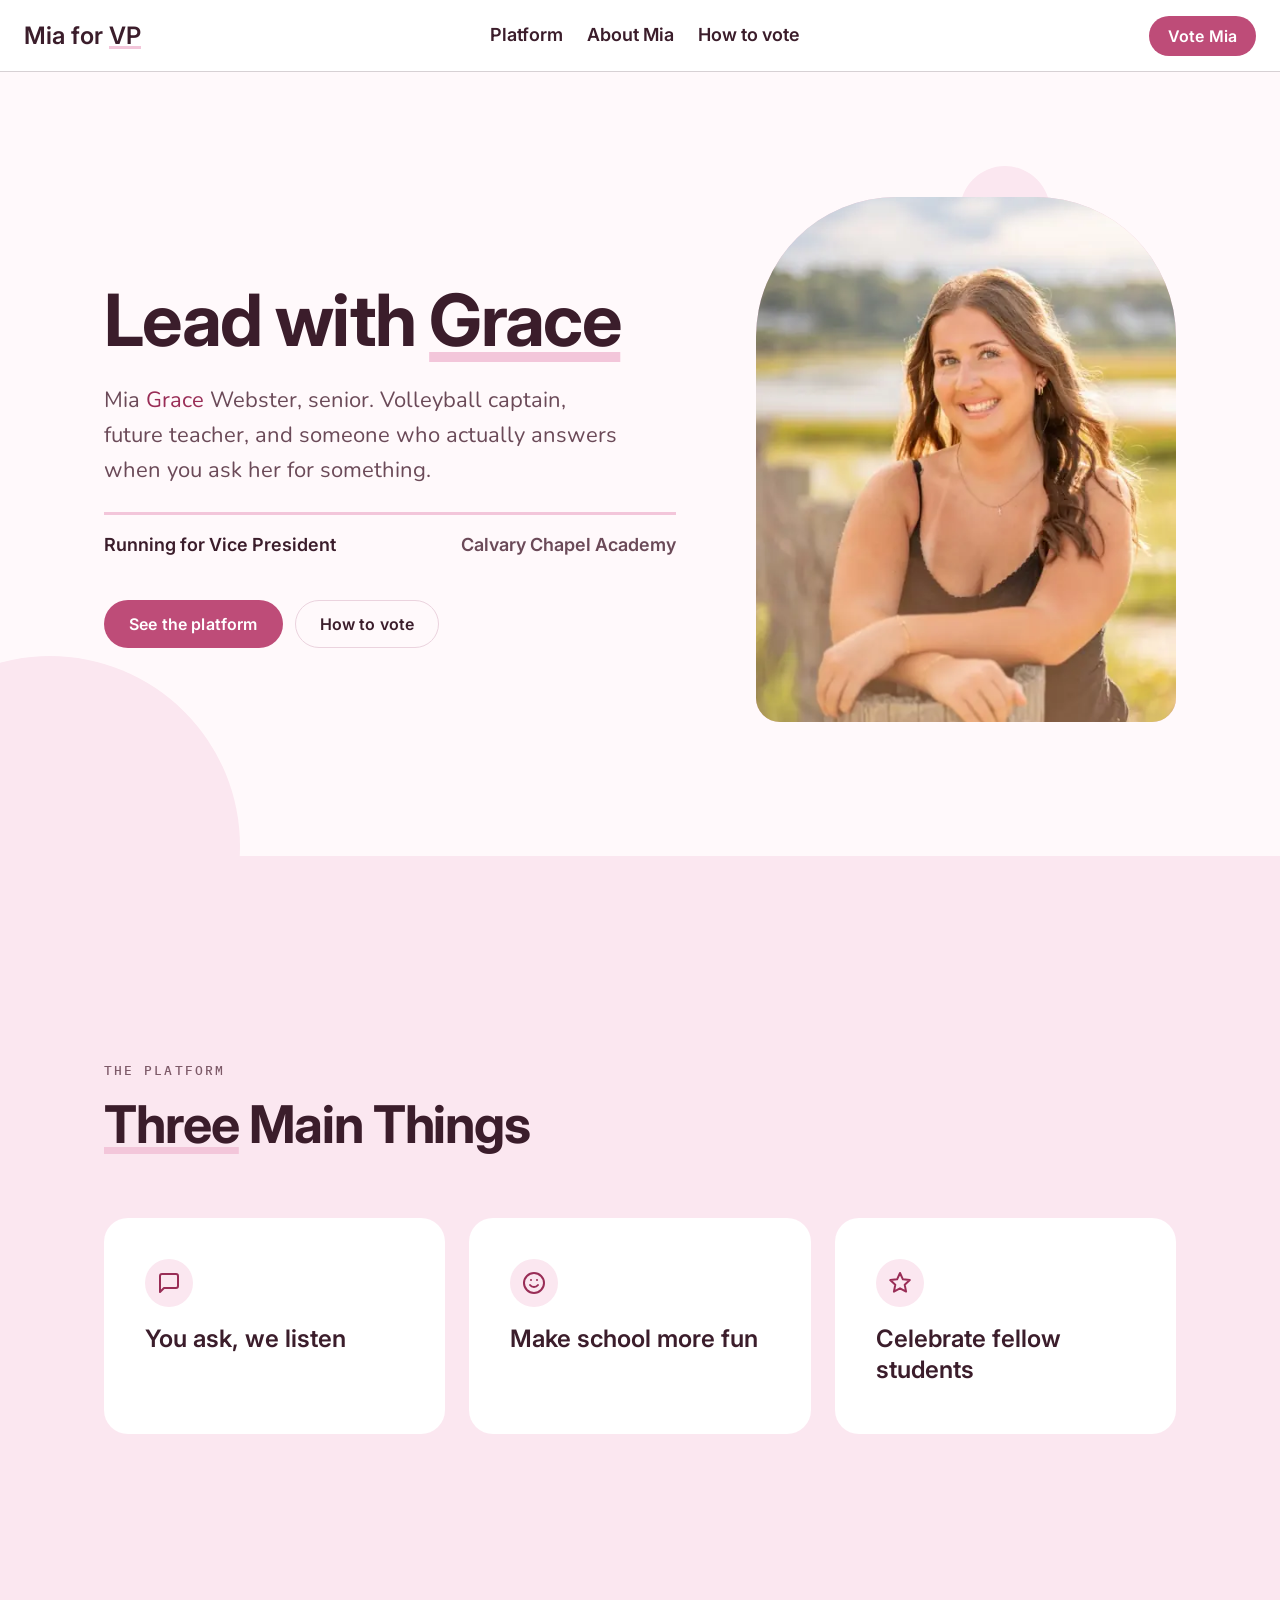
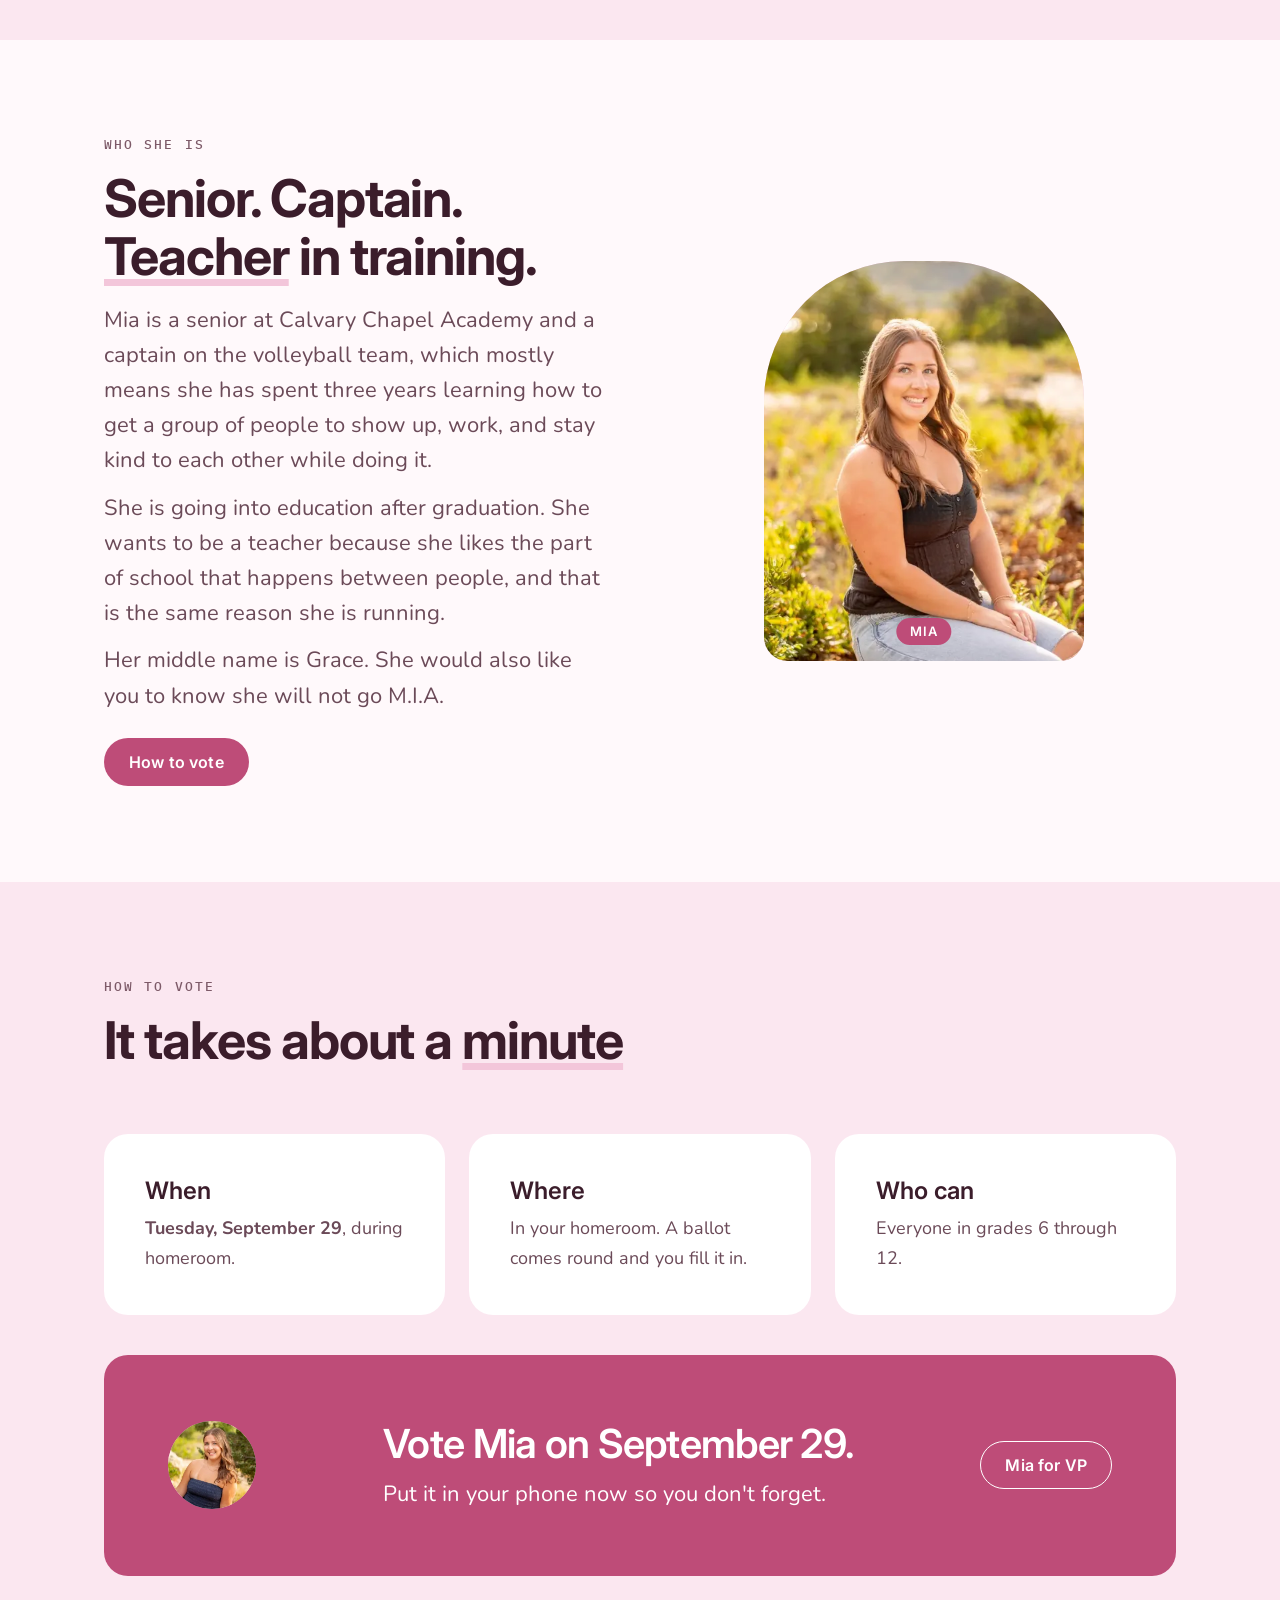
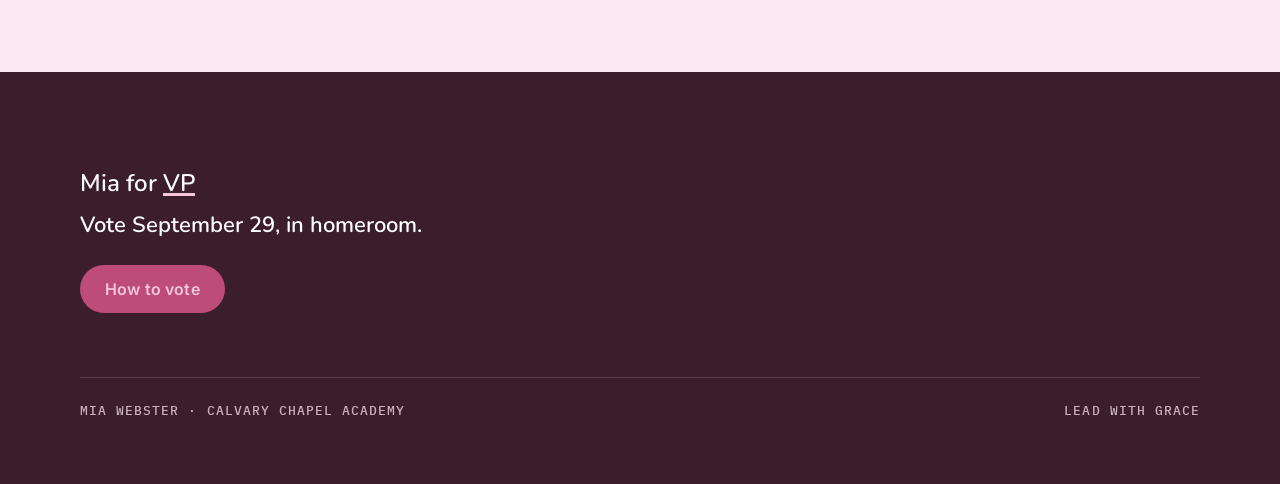
<file: index.html>
<!doctype html>
<html lang="en" class="mv-snap">
<head>
<meta charset="utf-8">
<meta name="viewport" content="width=device-width,initial-scale=1">
<title>Mia Webster for Vice President · Calvary Chapel Academy</title>
<meta name="description" content="Mia Webster is running for Vice President at Calvary Chapel Academy. Vote Tuesday, September 29, in homeroom. Lead with Grace.">
<meta name="theme-color" content="#FFFFFF">
<meta property="og:title" content="Mia Webster for Vice President">
<meta property="og:description" content="Vote Tuesday, September 29, in homeroom. Senior, volleyball captain, future teacher. Lead with Grace.">
<meta property="og:type" content="website">
<meta property="og:url" content="https://mia-for-vp.vercel.app/">
<link rel="canonical" href="https://mia-for-vp.vercel.app/">
<meta property="og:image" content="https://mia-for-vp.vercel.app/brand/assets/mia-og.jpg">
<meta property="og:image:width" content="1080">
<meta property="og:image:height" content="1618">
<meta property="og:image:alt" content="Mia Webster, senior at Calvary Chapel Academy">
<meta name="twitter:card" content="summary_large_image">
<link rel="icon" href="favicon.svg" type="image/svg+xml">
<link rel="preconnect" href="https://fonts.googleapis.com">
<link rel="preconnect" href="https://fonts.gstatic.com" crossorigin>
<link rel="stylesheet" href="brand/tokens/tokens.css">
<link rel="stylesheet" href="brand/css/mia-for-vp.css">
<style>
  [hidden]{display:none !important}
  /* Page composition: the About portrait is 320 wide beside the text, 220 above it on a phone. */
  #top .mv-photo-frame{width:min(340px,100%)}
  #about .mv-photo-frame{width:min(320px,100%)}
  #vote .mv-cta{margin-top:var(--mv-space-xl)}
  @media (max-width:820px){ #about .mv-photo-frame{width:min(220px,100%)} #top .mv-photo-frame{width:min(124px,36vw)} }
  @media (max-width:640px){ #vote .mv-cta{margin-top:var(--mv-space-lg)} }
  /* The wordmark carries the mark too (Graydon, 2026-09-22). DESIGN.md says
     "never an underlined wordmark". This overrides that, on his call. It is
     otherwise the kit's own mark, unchanged: petal, 0.14em thick, 0.08em offset,
     skip-ink off, exactly as it sits under "Grace" in the hero. The white header
     bar is what lets petal read here; on the earlier petal bar it needed plum. */
  .mv-nav .mv-logo .mv-mark--text,
  .mv-footer .mv-mark--text{text-decoration:underline;text-decoration-color:var(--mv-petal);
    text-decoration-thickness:0.14em;text-underline-offset:0.08em;text-decoration-skip-ink:none}
  /* "VP" takes the ink of the word beside it, so the wordmark is one colour with
     the mark under it, exactly like "Grace" in the hero. On the plum footer that
     means white: petal text there would have hidden the petal underline. */
  .mv-nav .mv-logo .mv-mark--text{color:var(--mv-title-on-light)}
  .mv-footer .mv-mark--text{color:var(--mv-title-on-dark)}
  /* Countdown strip. Rose field, white text at 4.67:1, the one pairing that
     carries white. It is not a button, so the hero still has exactly one rose
     button. It sticks under the nav rather than sitting loose above the first
     section: a short strip between the nav and a snap section gets pulled behind
     the nav by `scroll-snap-type: proximity` (see the tracker's traps).
     Because it is part of the sticky header, the snap maths below has to lose
     its height too, or every section runs a strip taller than one screen. */
  :root{--countdown-height:44px}
  /* White header bar (Graydon, 2026-09-22), replacing the petal field the kit's
     Nav section specifies. The 1px plum-20 bottom border from the kit is what
     separates it from the shell hero, and the filled Vote button is what keeps
     colour in the bar. DESIGN.md still documents petal: reconcile the kit once
     the field has settled. */
  .mv-nav{background:var(--mv-white)}
  /* Nav links read smaller than the Vote Mia pill even though they are not: the
     links were 16px and the --sm button text only 15px, so the pill's fill was
     doing the work. Both step one rung up the ramp (Graydon, 2026-09-22). */
  .mv-nav .mv-links a{font-size:var(--mv-fs-body);line-height:var(--mv-lh-small)}
  .mv-nav .mv-btn--sm{font-size:var(--mv-fs-button)}
  .mv-countdown{position:sticky;top:var(--mv-nav-height);z-index:99;
    height:var(--countdown-height);box-sizing:border-box;
    display:flex;align-items:center;justify-content:center;gap:var(--mv-space-xs);
    background:var(--mv-primary);color:var(--mv-on-primary);
    padding:0 var(--mv-gutter);text-align:center;
    font-family:var(--mv-font-head);font-size:var(--mv-fs-small);line-height:var(--mv-lh-small);
    font-weight:var(--mv-fw-h3)}
  .mv-countdown b{font-weight:var(--mv-fw-badge);letter-spacing:var(--mv-ls-badge);
    text-transform:uppercase;font-size:var(--mv-fs-badge)}
  .mv-countdown .mv-icon{opacity:.9}
  .mv-snap{scroll-padding-top:calc(var(--mv-nav-height) + var(--countdown-height))}
  .mv-snap > body > section{min-height:calc(100svh - var(--mv-nav-height) - var(--countdown-height))}
  @media (max-width:820px){
    .mv-countdown{top:var(--mv-nav-height-sm)}
    .mv-snap{scroll-padding-top:calc(var(--mv-nav-height-sm) + var(--countdown-height))}
    .mv-snap > body > section{min-height:calc(100svh - var(--mv-nav-height-sm) - var(--countdown-height) - var(--mv-bar-height) - env(safe-area-inset-bottom))}
  }
  /* Desktop: the snap sections are a full viewport tall, and at 1200px+ the copy
     did not fill them. Each role steps up one rung on the existing ramp: no new
     sizes, just the next token along. */
  @media (min-width:1200px){
    #platform h2, #vote h2{font-size:var(--mv-fs-h1);line-height:var(--mv-lh-h1);letter-spacing:var(--mv-ls-h1)}
    #about h2{font-size:var(--mv-fs-h1);line-height:var(--mv-lh-h1);letter-spacing:var(--mv-ls-h1)}
    .mv-card-grid{gap:var(--mv-space-lg);margin-top:var(--mv-space-2xl)}
    .mv-card{padding:var(--mv-space-xl)}
    .mv-card .mv-card-title{font:var(--mv-fw-h4) var(--mv-fs-h4)/var(--mv-lh-h4) var(--mv-font-head)}
    .mv-card p{font-size:var(--mv-fs-body);line-height:var(--mv-lh-body)}
    #about .mv-body{font-size:var(--mv-fs-lede);line-height:var(--mv-lh-lede)}
    #vote .mv-cta{padding:var(--mv-space-2xl)}
    #vote .mv-cta h3{font-size:var(--mv-fs-h2);line-height:var(--mv-lh-h2);letter-spacing:var(--mv-ls-h2)}
    #vote .mv-cta .mv-body{font-size:var(--mv-fs-lede);line-height:var(--mv-lh-lede)}
    /* The hero was the emptiest section of the four; the portrait grows with it. */
    #top .mv-photo-frame{width:min(420px,100%)}
    .mv-hero-split{grid-template-columns:minmax(0,1fr) minmax(0,420px)}
  }
</style>
</head>
<body>

<!-- ============================================================
     Copy, election date and voting logistics confirmed by Mia via the
     Google Form, 2026-09-22. ELECTION_DATE is set in the config script at
     the bottom of this file; it fills the date into the countdown, the
     How to vote card, the CTA, the footer and the page title.
     ============================================================ -->

<nav class="mv-nav">
  <a class="mv-logo" href="#top">Mia for <span class="mv-mark mv-mark--text">VP</span></a>
  <div class="mv-links">
    <a href="#platform">Platform</a>
    <a href="#about">About Mia</a>
    <a href="#vote">How to vote</a>
  </div>
  <a class="mv-btn mv-btn--primary mv-btn--sm" href="#vote">Vote Mia</a>
</nav>

<!-- The countdown is the one urgent fact on the page, so it gets the strip under
     the nav that the draft banner used to hold. Hidden until ELECTION_DATE is set
     and only while the date is still ahead. -->
<p class="mv-countdown" id="countdown" hidden>
  <svg class="mv-icon mv-icon--sm" viewBox="0 0 24 24" aria-hidden="true"><path d="M8 2v4M16 2v4M3 10h18M5 4h14a2 2 0 0 1 2 2v14a2 2 0 0 1-2 2H5a2 2 0 0 1-2-2V6a2 2 0 0 1 2-2z"/></svg>
  <span><b id="countdown-days"></b> · vote <span class="js-date">September 29</span><span class="mv-sm-hide">, in homeroom</span>.</span>
</p>

<!-- ---------- Hero ---------- -->
<section class="mv-hero mv-has-blobs" id="top">
  <div class="mv-blob" aria-hidden="true" style="width:380px;height:380px;left:-140px;bottom:-180px"></div>
  <div class="mv-blob" aria-hidden="true" style="width:90px;height:90px;right:18%;top:12%"></div>
  <div class="mv-inner mv-hero-split">
   <div>
    <h1 class="mv-display">Lead with <span class="mv-mark">Grace</span></h1>
    <p class="mv-sub">Mia <span class="mv-mark mv-mark--text">Grace</span> Webster, senior. Volleyball captain, future teacher, and someone who actually answers when you ask her for something.</p>
    <div class="mv-hero-byline">
      <p class="mv-meta">Running for Vice President</p>
      <p class="mv-meta mv-meta--end"><span class="mv-sm-hide">Calvary Chapel Academy</span><span class="mv-sm-only">CCA</span></p>
    </div>
    <div class="mv-btns">
      <a class="mv-btn mv-btn--primary" href="#platform">See the platform</a>
      <a class="mv-btn mv-btn--secondary" href="#vote">How to vote</a>
    </div>
   </div>
   <div class="mv-media">
    <div class="mv-photo-frame">
      <div class="mv-photo">
        <img src="brand/assets/mia-portrait-1-480.webp"
             srcset="brand/assets/mia-portrait-1-480.webp 480w, brand/assets/mia-portrait-1-960.webp 960w"
             sizes="(max-width: 820px) 124px, 340px" width="480" height="719" decoding="async"
             alt="Mia Webster, smiling, outdoors at sunset">
      </div>
    </div>
   </div>
  </div>
</section>

<!-- ---------- Platform ---------- -->
<section class="mv-band-tint" id="platform">
  <div class="mv-container">
    <p class="mv-overline">The platform</p>
    <h2><span class="mv-mark">Three</span> Main Things</h2>
    <div class="mv-card-grid">

      <div class="mv-card mv-card--row">
        <span class="mv-tile"><svg class="mv-icon" viewBox="0 0 24 24" aria-hidden="true"><path d="M21 15a2 2 0 0 1-2 2H7l-4 4V5a2 2 0 0 1 2-2h14a2 2 0 0 1 2 2z"/></svg></span>
        <div class="mv-card-title">You ask, we listen</div>
      </div>

      <div class="mv-card mv-card--row">
        <span class="mv-tile"><svg class="mv-icon" viewBox="0 0 24 24" aria-hidden="true"><circle cx="12" cy="12" r="10"/><path d="M8 14s1.5 2 4 2 4-2 4-2"/><path d="M9 9h.01M15 9h.01"/></svg></span>
        <div class="mv-card-title">Make school more fun</div>
      </div>

      <div class="mv-card mv-card--row">
        <span class="mv-tile"><svg class="mv-icon" viewBox="0 0 24 24" aria-hidden="true"><path d="M12 2l2.9 6.3 6.9.8-5.1 4.7 1.4 6.8L12 17.3 5.9 20.6l1.4-6.8L2.2 9.1l6.9-.8z"/></svg></span>
        <div class="mv-card-title">Celebrate fellow students</div>
      </div>

    </div>
  </div>
</section>

<!-- ---------- About ---------- -->
<section class="mv-band-light" id="about">
  <div class="mv-container">
    <div class="mv-two-col">
      <div class="mv-stack">
        <p class="mv-overline">Who she is</p>
        <h2>Senior. Captain. <span class="mv-mark">Teacher</span> in training.</h2>
        <p class="mv-body" style="margin-top:var(--mv-space-md)">Mia is a senior at Calvary Chapel Academy and a captain on the volleyball team, which mostly means she has spent three years learning how to get a group of people to show up, work, and stay kind to each other while doing it.</p>
        <p class="mv-body" style="margin-top:var(--mv-space-sm)">She is going into education after graduation. She wants to be a teacher because she likes the part of school that happens between people, and that is the same reason she is running.</p>
        <p class="mv-body" style="margin-top:var(--mv-space-sm)">Her middle name is Grace. She would also like you to know she will not go M.I.A.</p>
        <div class="mv-row" style="margin-top:var(--mv-space-lg)">
          <a class="mv-btn mv-btn--primary" href="#vote">How to vote</a>
          <a class="mv-btn mv-btn--ghost" id="ig-link" href="#" hidden target="_blank" rel="noopener">Follow the campaign <span class="mv-arrow">→</span></a>
        </div>
      </div>
      <div class="mv-media">
        <div class="mv-photo-frame">
          <div class="mv-photo">
            <img src="brand/assets/mia-portrait-2-480.webp"
                 srcset="brand/assets/mia-portrait-2-480.webp 480w, brand/assets/mia-portrait-2-960.webp 960w"
                 sizes="(max-width: 820px) 220px, 320px" width="480" height="719"
                 loading="lazy" decoding="async"
                 alt="Mia Webster sitting outdoors, looking at the camera">
          </div>
          <span class="mv-badge mv-badge--solid">Mia</span>
        </div>
      </div>
    </div>
  </div>
</section>

<!-- ---------- How to vote ---------- -->
<section class="mv-band-tint" id="vote">
  <div class="mv-container">
    <p class="mv-overline">How to vote</p>
    <h2>It takes about a <span class="mv-mark">minute</span></h2>
    <div class="mv-card-grid">
      <div class="mv-card mv-card--kv">
        <div class="mv-card-title">When</div>
        <p><b class="js-date">Tuesday, September 29</b>, during homeroom.</p>
      </div>
      <div class="mv-card mv-card--kv">
        <div class="mv-card-title">Where</div>
        <p>In your homeroom. A ballot comes round and you fill it in.</p>
      </div>
      <div class="mv-card mv-card--kv">
        <div class="mv-card-title">Who can</div>
        <p>Everyone in grades 6 through 12.</p>
      </div>
    </div>
    <div class="mv-cta mv-cta--solid">
      <div class="mv-photo mv-photo--round">
        <img src="brand/assets/mia-portrait-3-320.webp"
             srcset="brand/assets/mia-portrait-3-320.webp 320w, brand/assets/mia-portrait-3-640.webp 640w"
             sizes="(max-width: 640px) 64px, 88px" width="320" height="479"
             loading="lazy" decoding="async" alt="">
      </div>
      <div>
        <h3>Vote Mia on <span class="js-date">September 29</span>.</h3>
        <p class="mv-body" style="margin-top:var(--mv-space-xs);color:var(--mv-on-primary)">Put it in your phone now so you don't forget.</p>
      </div>
      <a class="mv-btn mv-btn--secondary mv-md-hide" href="#top">Mia for VP</a>
    </div>
  </div>
</section>

<footer class="mv-footer">
  <div style="max-width:var(--mv-container);margin:0 auto">
    <p class="mv-h4">Mia for <span class="mv-mark mv-mark--text">VP</span></p>
    <p class="mv-h5" style="margin-top:var(--mv-space-sm);color:var(--mv-title-on-dark)">Vote <span class="js-date">September 29</span>, in homeroom.</p>
    <div class="mv-row" style="margin-top:var(--mv-space-lg)">
      <a class="mv-btn mv-btn--primary mv-md-hide" href="#vote">How to vote</a>
      <a class="mv-btn mv-btn--secondary" id="ig-link-footer" href="#" hidden target="_blank" rel="noopener">Instagram</a>
    </div>
    <div class="mv-footnote">
      <span>Mia Webster · Calvary Chapel Academy</span>
      <span>Lead with Grace</span>
    </div>
  </div>
</footer>

<nav class="mv-sticky-cta" aria-label="Sections">
  <a class="mv-btn mv-btn--secondary" href="#platform">Platform</a>
  <a class="mv-btn mv-btn--secondary" href="#about">About</a>
  <a class="mv-btn mv-btn--primary" href="#vote">Vote</a>
</nav>

<script>
/* ======================================================================
   CONFIG. Set these two and the page fills itself in. Nothing else to edit.
   ====================================================================== */
var ELECTION_DATE = "2026-09-29";   /* YYYY-MM-DD, local. Confirmed by Mia 2026-09-22. */
var INSTAGRAM     = null;           /* No campaign Instagram (confirmed 2026-09-22). Set a URL to turn the links on. */
/* ====================================================================== */

(function () {
  if (ELECTION_DATE) {
    var parts = ELECTION_DATE.split('-');
    var d = new Date(+parts[0], +parts[1] - 1, +parts[2]);
    var long  = d.toLocaleDateString('en-US', { weekday: 'long', month: 'long', day: 'numeric' });
    var short = d.toLocaleDateString('en-US', { month: 'long', day: 'numeric' });

    var spans = document.querySelectorAll('.js-date');
    for (var i = 0; i < spans.length; i++) spans[i].textContent = short;

    var today = new Date(); today.setHours(0, 0, 0, 0);
    var days = Math.round((d - today) / 86400000);
    var cd = document.getElementById('countdown');
    var cdDays = document.getElementById('countdown-days');
    if (days > 1)        cdDays.textContent = days + ' days to go';
    else if (days === 1) cdDays.textContent = 'Tomorrow';
    else if (days === 0) cdDays.textContent = 'Today';
    if (days >= 0) cd.hidden = false;

    document.title = 'Mia Webster for Vice President · vote ' + short;
    var when = document.querySelector('#vote .js-date');
    if (when) when.textContent = long;
  }

  if (INSTAGRAM) {
    var links = [document.getElementById('ig-link'), document.getElementById('ig-link-footer')];
    for (var j = 0; j < links.length; j++) {
      if (links[j]) { links[j].href = INSTAGRAM; links[j].hidden = false; }
    }
  }
})();
</script>

</body>
</html>
</file>
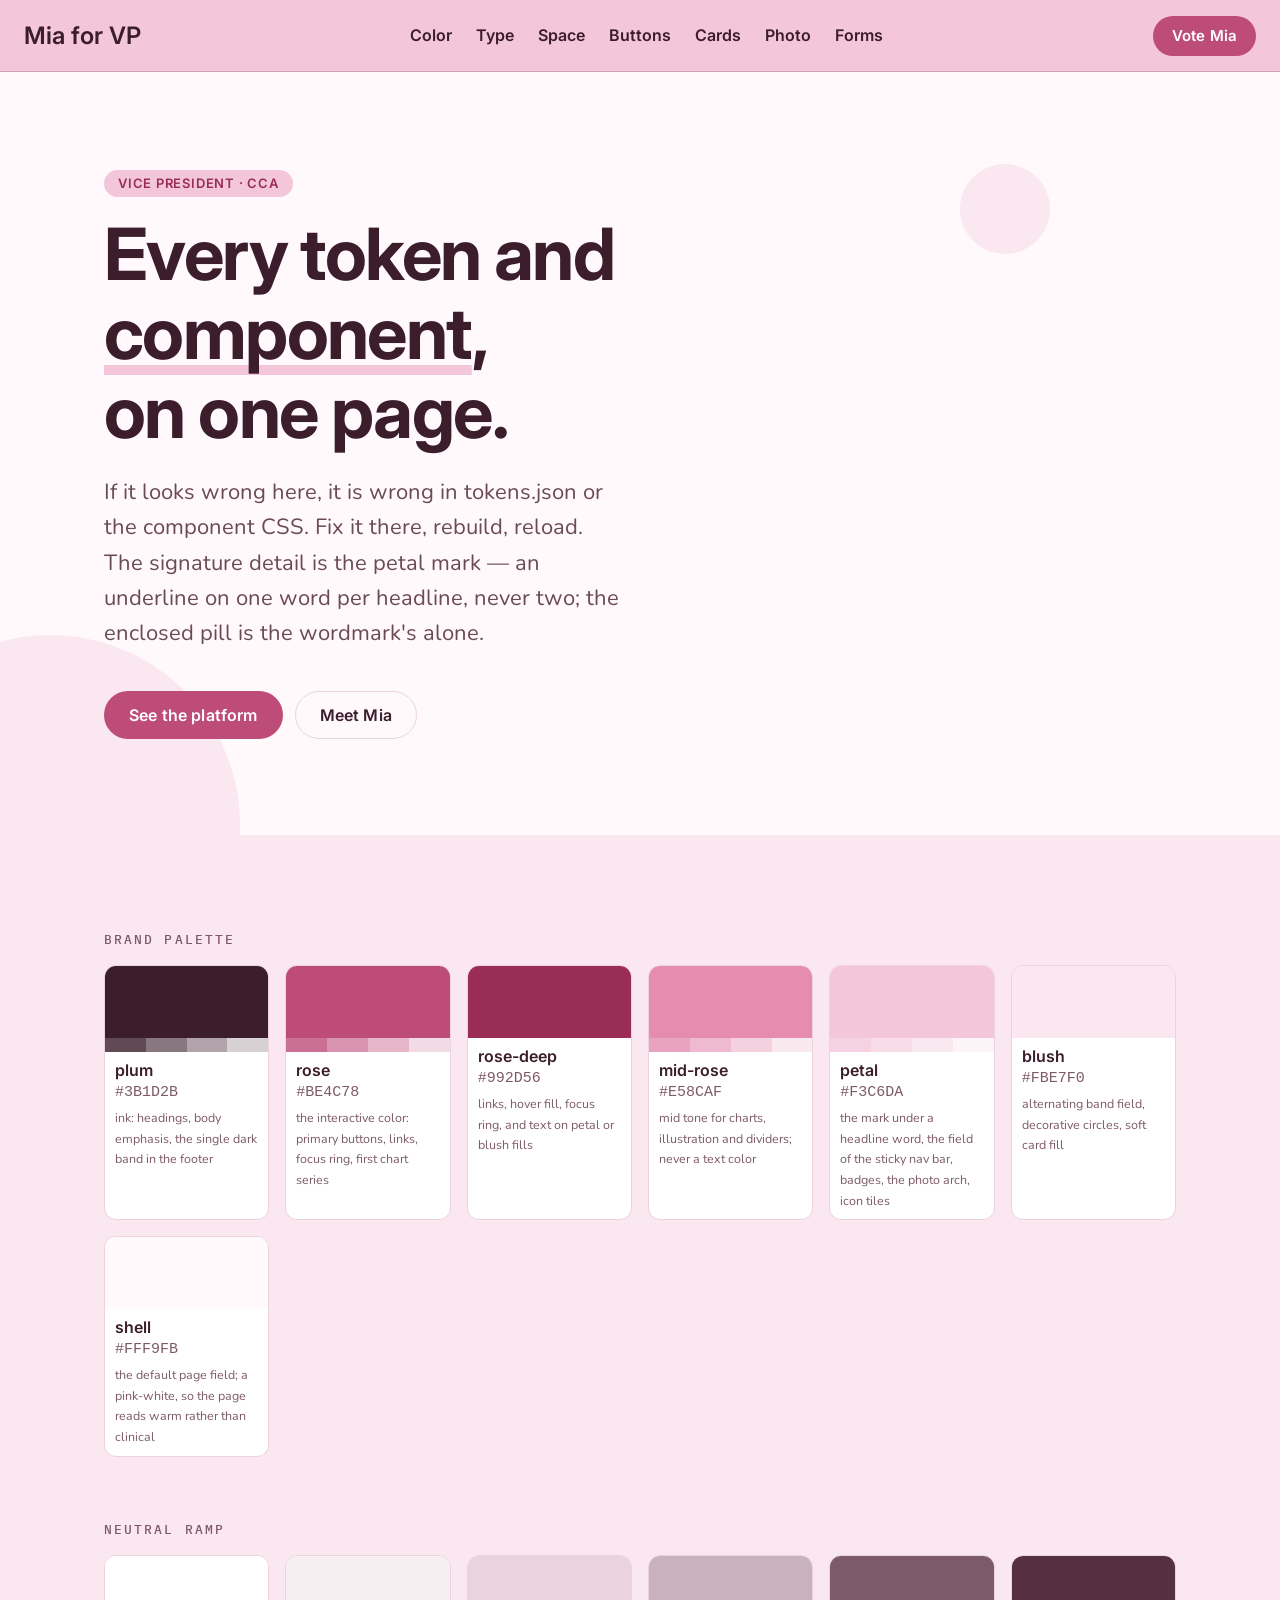
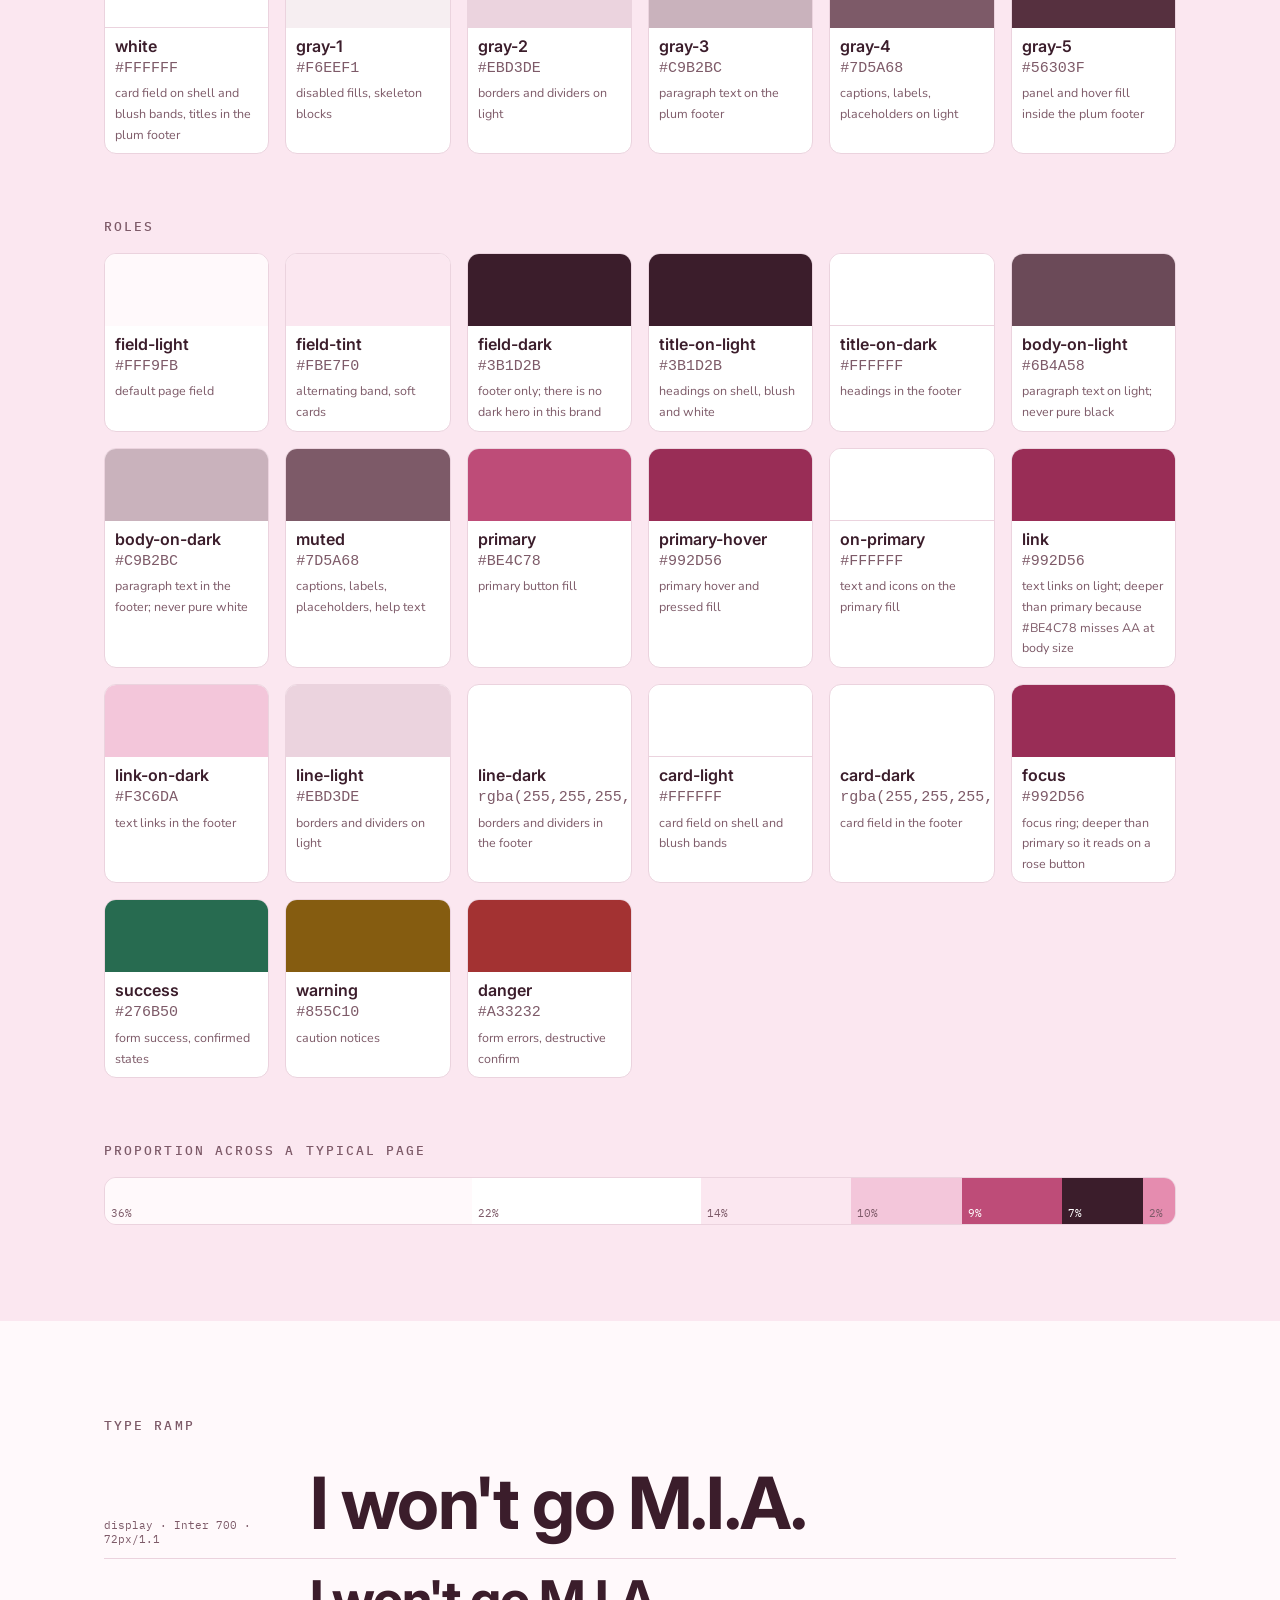
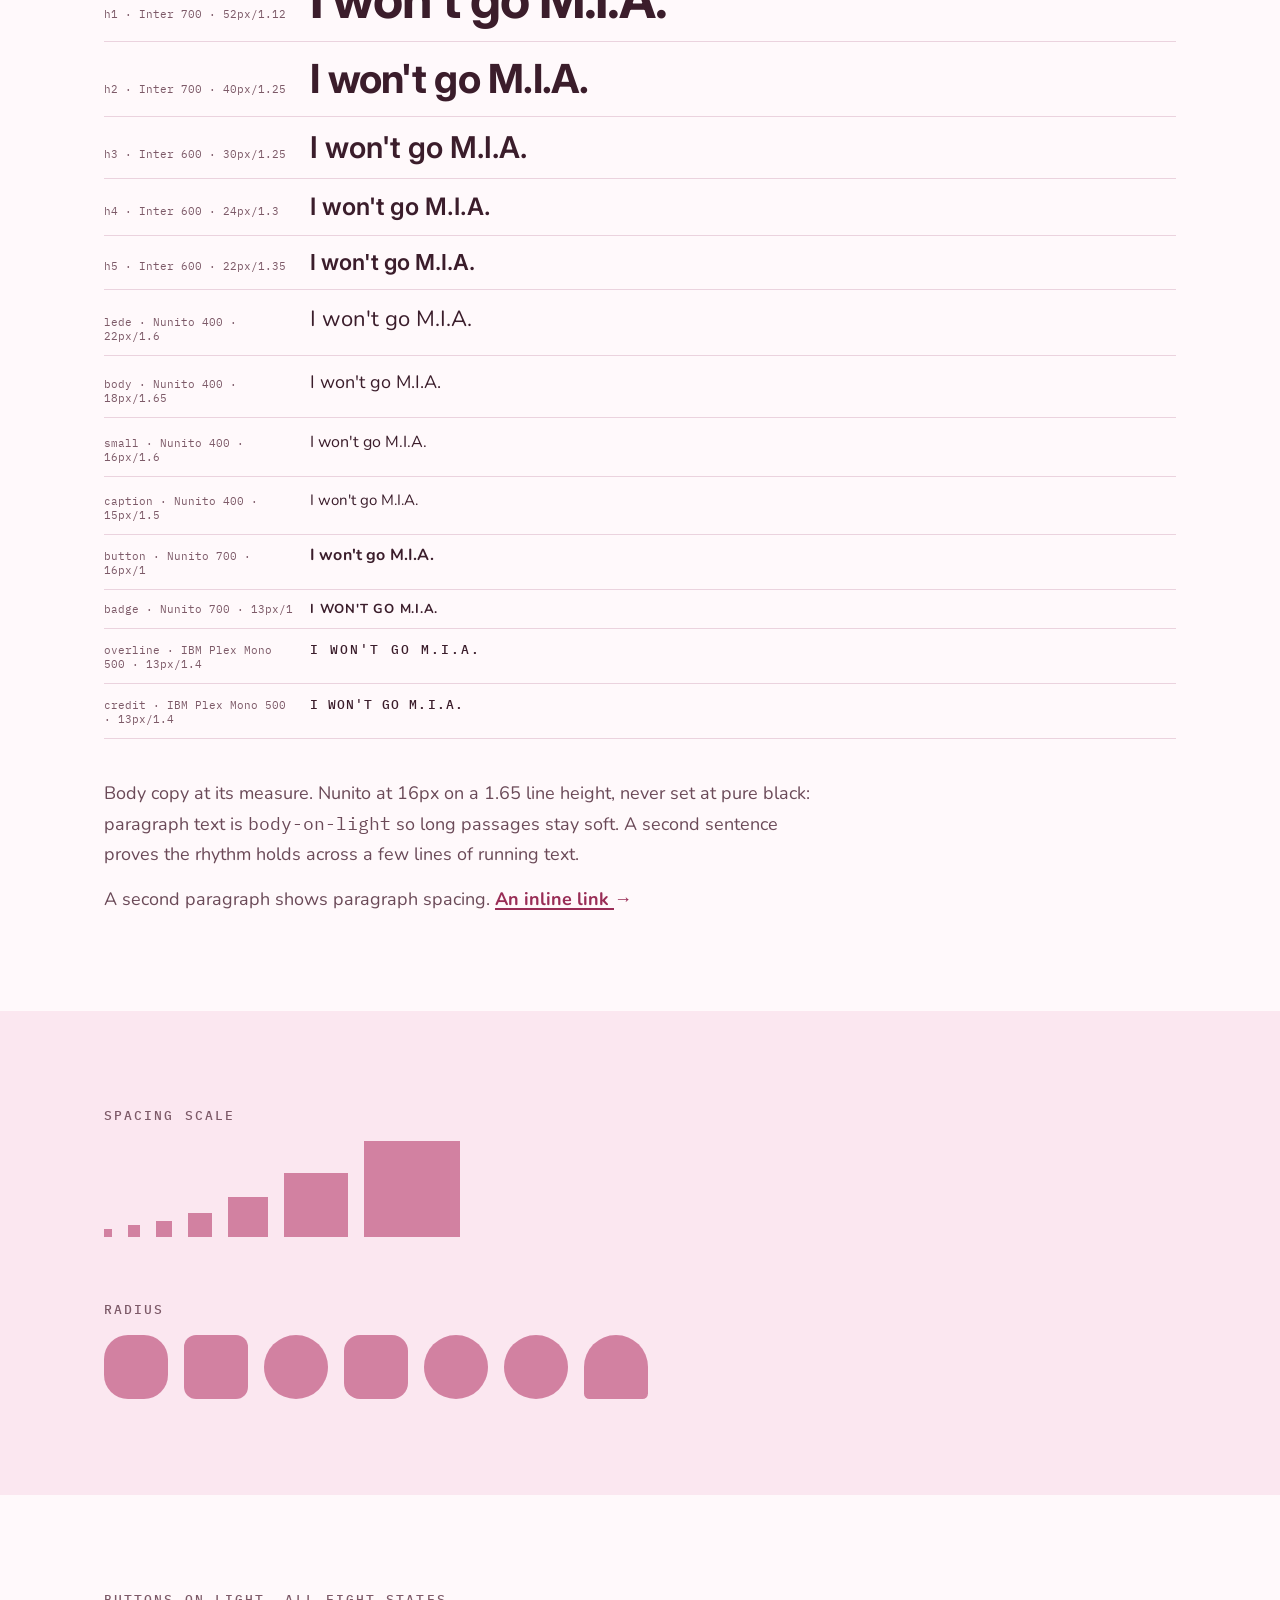
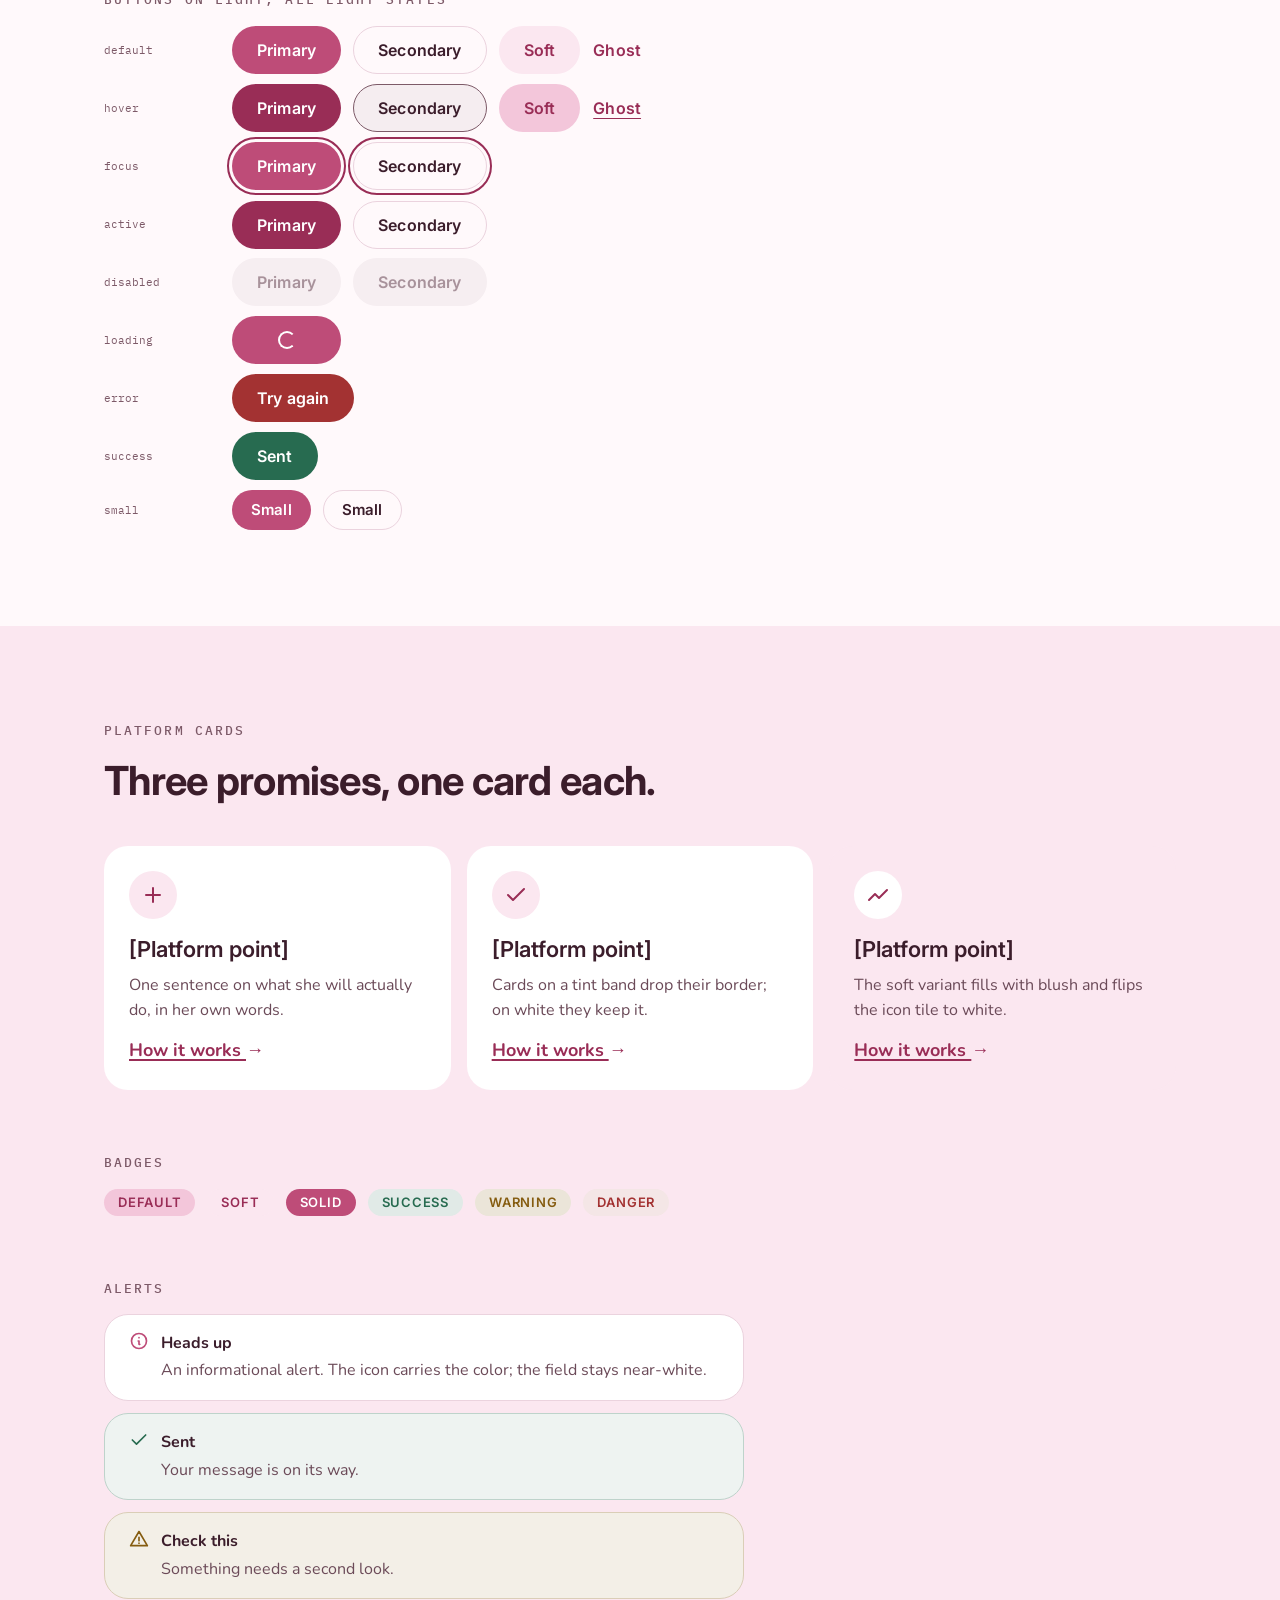
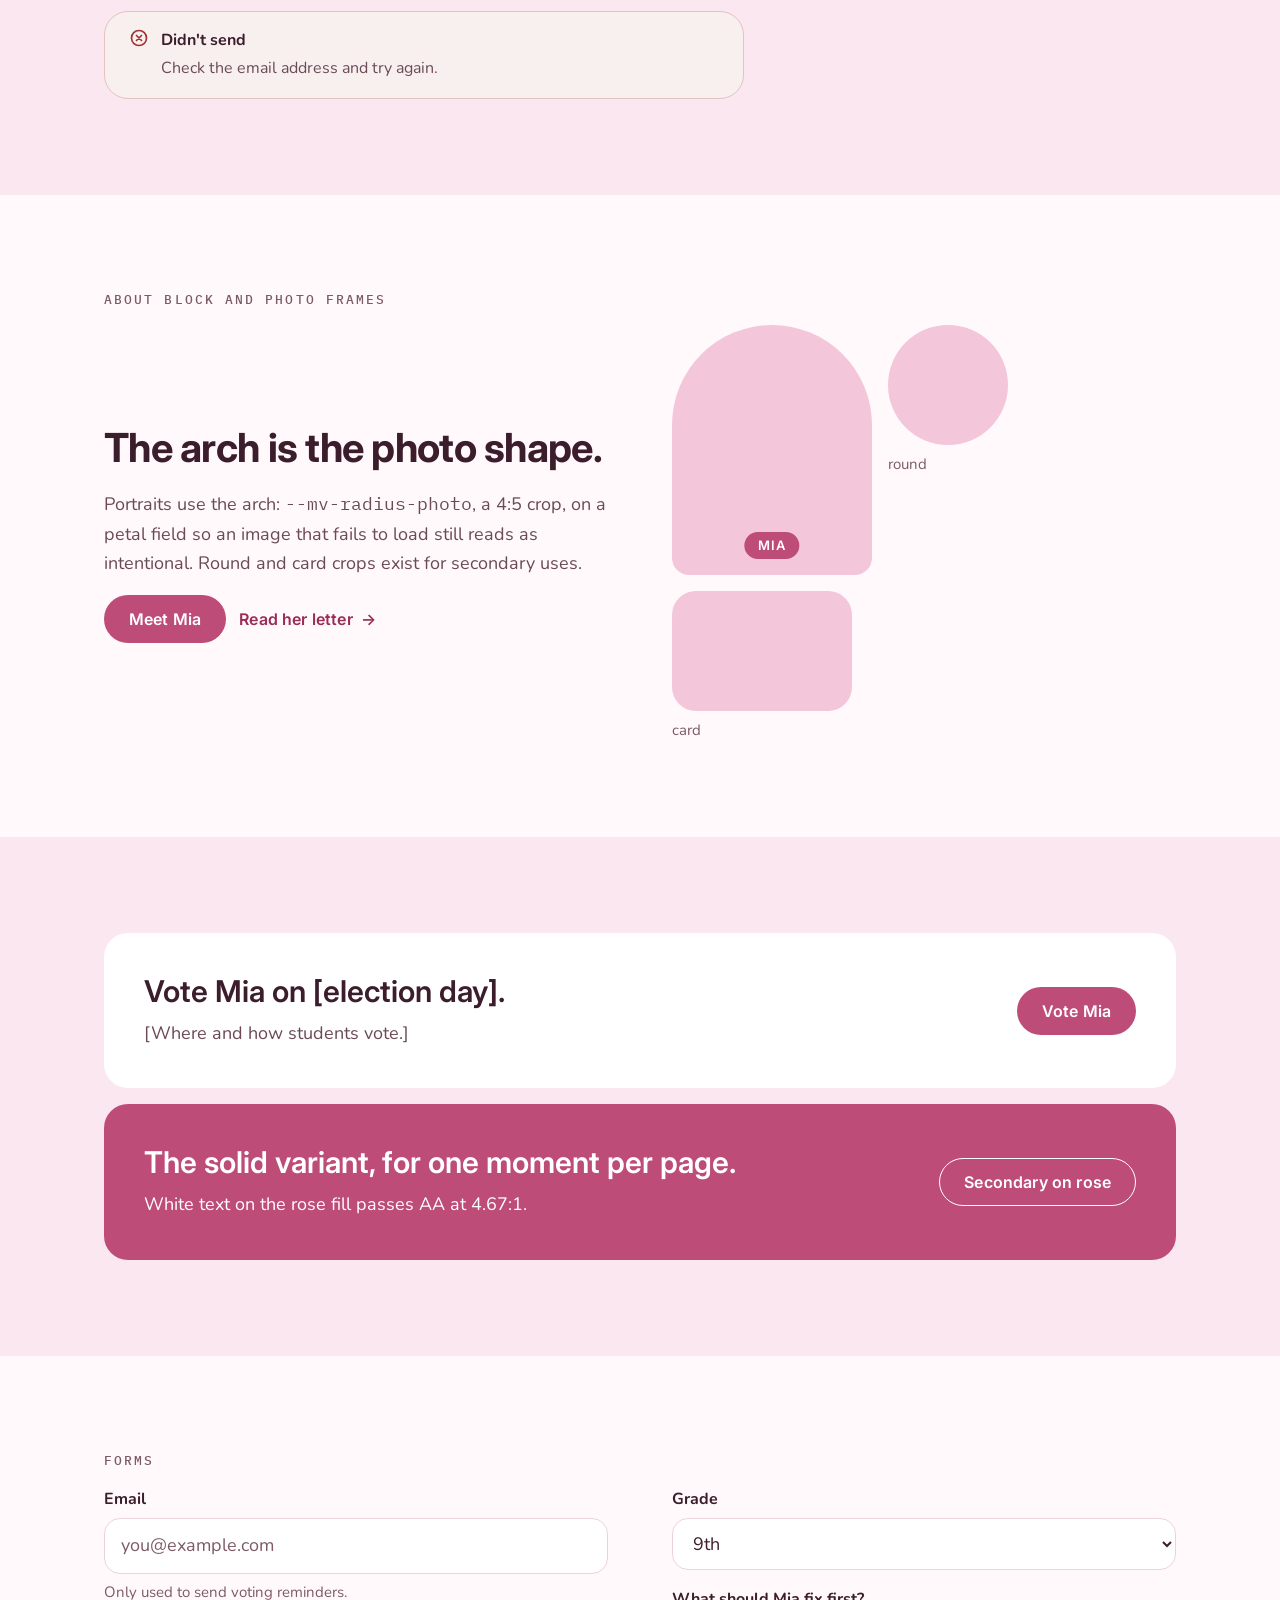
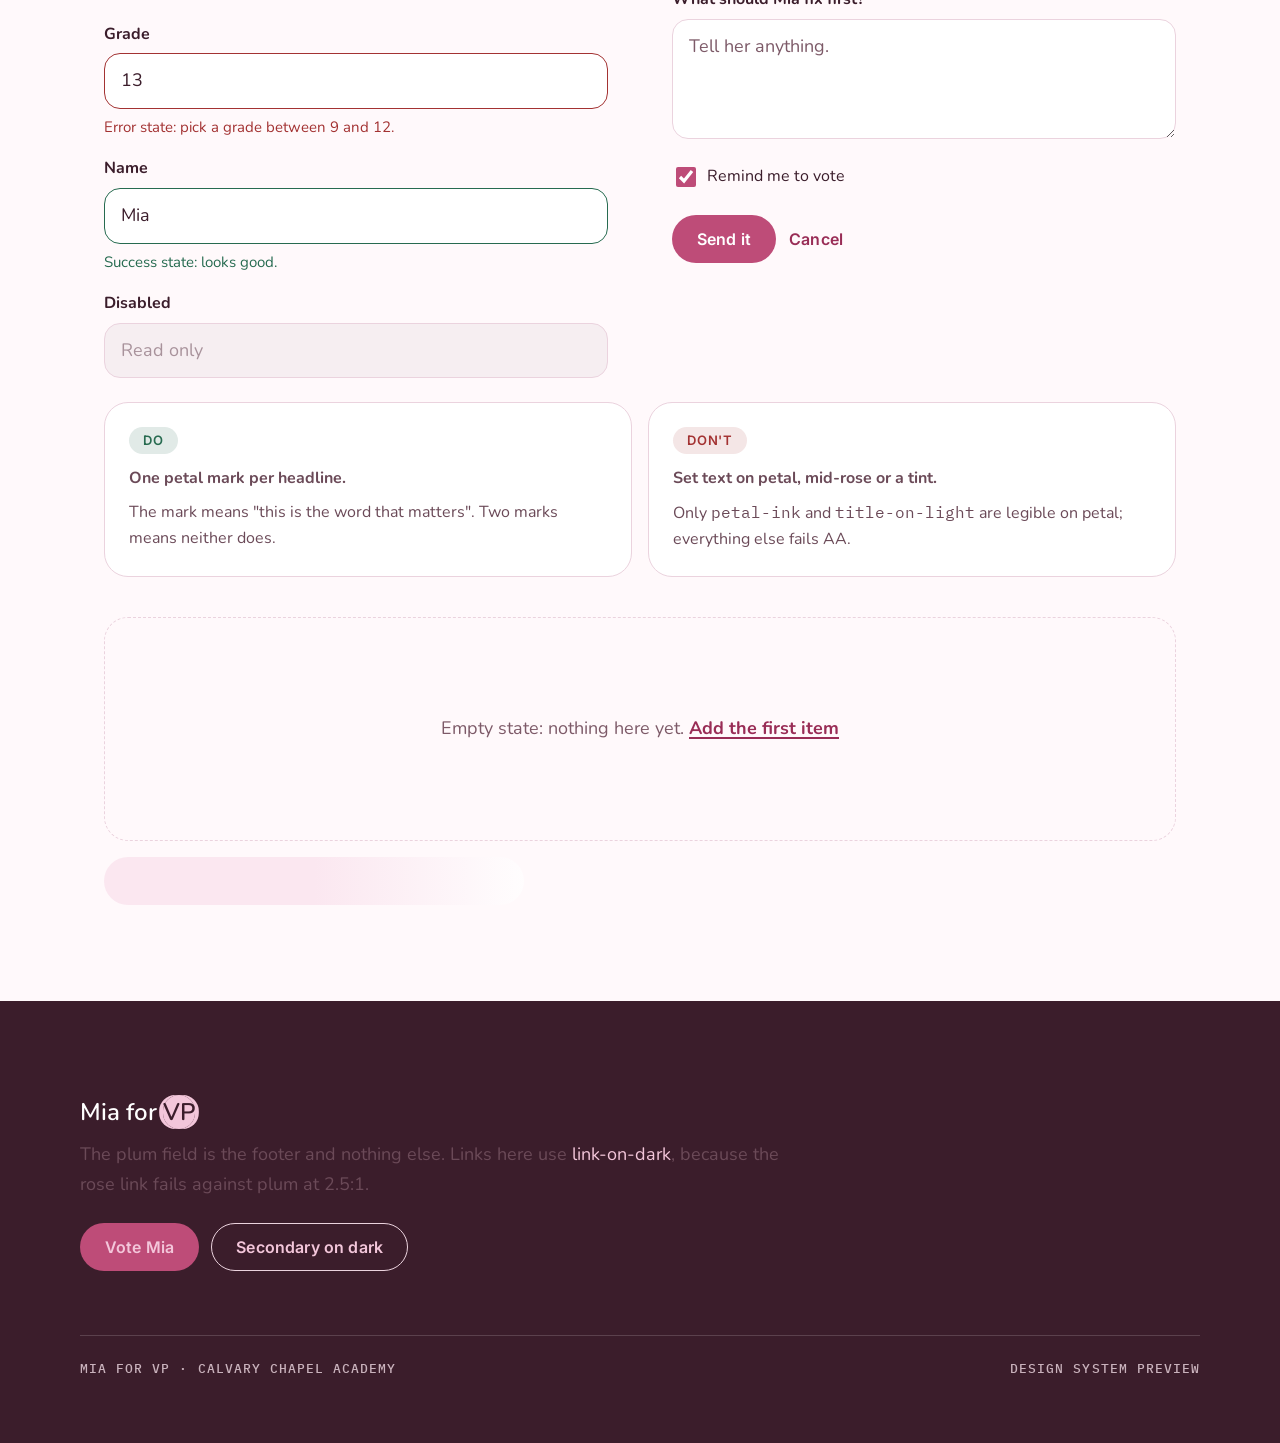
<file: brand/preview/index.html>
<!doctype html><html lang="en"><head><meta charset="utf-8"><meta name="viewport" content="width=device-width,initial-scale=1">
<title>Mia for VP Design System</title>
<link rel="stylesheet" href="../tokens/tokens.css"><link rel="stylesheet" href="../css/mia-for-vp.css">
<script src="../tokens/tokens.js"></script>
<style>
/* Preview-only chrome. Uses tokens too, so the linter stays green. */
.sws{display:grid;grid-template-columns:repeat(auto-fill,minmax(150px,1fr));gap:var(--mv-space-md);margin-top:var(--mv-space-md)}
.sw{border:1px solid var(--mv-line-light);background:var(--mv-card-light);border-radius:var(--mv-radius-sm);overflow:hidden;font-size:var(--mv-fs-caption)}
.sw .chip{height:72px}.sw .ramp{display:flex;height:14px}.sw .ramp div{flex:1}
.sw b{display:block;font:var(--mv-fw-h5) var(--mv-fs-small) var(--mv-font-head);padding:8px 10px 0}
.sw code,.sw small{display:block;padding:1px 10px;color:var(--mv-muted)}.sw small{padding-bottom:8px}
.ramp-row{display:flex;height:48px;margin-top:var(--mv-space-md);border:1px solid var(--mv-line-light);border-radius:var(--mv-radius-sm);overflow:hidden}
.ramp-row div{display:flex;align-items:flex-end;padding:4px 6px;font:11px var(--mv-font-mono);color:var(--mv-title-on-dark)}
.type-row{display:grid;grid-template-columns:190px 1fr;gap:var(--mv-space-md);align-items:baseline;padding:12px 0;border-bottom:1px solid var(--mv-line-light)}
.type-row code{font:11px var(--mv-font-mono);color:var(--mv-muted)}
@media (max-width:820px){.type-row{grid-template-columns:1fr}}
.states{display:grid;grid-template-columns:110px auto;gap:10px 18px;align-items:center;margin-top:var(--mv-space-md)}
.states code{font:11px var(--mv-font-mono);color:var(--mv-muted)}
.spaces{display:flex;gap:var(--mv-space-md);align-items:flex-end;flex-wrap:wrap;margin-top:var(--mv-space-md)}.spaces div{background:var(--mv-primary);opacity:.65}
section{scroll-margin-top:var(--mv-nav-height)}
</style></head><body>
<nav class="mv-nav"><a class="mv-logo" href="#">Mia for <span class="mv-mark mv-mark--pill">VP</span></a><div class="mv-links"><a href="#color">Color</a><a href="#type">Type</a><a href="#space">Space</a><a href="#buttons">Buttons</a><a href="#cards">Cards</a><a href="#about">Photo</a><a href="#forms">Forms</a></div><a class="mv-btn mv-btn--primary mv-btn--sm" href="#vote">Vote Mia</a></nav>

<section class="mv-hero mv-has-blobs"><div class="mv-blob" aria-hidden="true" style="width:380px;height:380px;left:-140px;bottom:-180px"></div><div class="mv-blob" aria-hidden="true" style="width:90px;height:90px;right:18%;top:12%"></div>
<div class="mv-inner"><p class="mv-badge">Vice President · CCA</p>
<h1 class="mv-display" style="margin-top:var(--mv-space-md)">Every token and <span class="mv-mark">component</span>, on one page.</h1>
<p class="mv-sub">If it looks wrong here, it is wrong in tokens.json or the component CSS. Fix it there, rebuild, reload. The signature detail is the petal mark — an underline on one word per headline, never two; the enclosed pill is the wordmark's alone.</p>
<div class="mv-btns"><a class="mv-btn mv-btn--primary" href="#">See the platform</a><a class="mv-btn mv-btn--secondary" href="#">Meet Mia</a></div></div></section>

<section class="mv-band-tint" id="color"><div class="mv-container"><p class="mv-overline">Brand palette</p><div class="sws" id="sw-brand"></div>
<p class="mv-overline" style="margin-top:var(--mv-space-2xl)">Neutral ramp</p><div class="sws" id="sw-neutral"></div>
<p class="mv-overline" style="margin-top:var(--mv-space-2xl)">Roles</p><div class="sws" id="sw-role"></div>
<p class="mv-overline" style="margin-top:var(--mv-space-2xl)">Proportion across a typical page</p><div class="ramp-row" id="prop"></div>
<div id="grad-wrap" hidden><p class="mv-overline" style="margin-top:var(--mv-space-2xl)">Gradients</p><div class="grads" id="grads"></div></div>
</div></section>

<section class="mv-band-light" id="type"><div class="mv-container"><p class="mv-overline">Type ramp</p><div id="type-ramp"></div>
<div class="mv-body" style="margin-top:var(--mv-space-xl)"><p>Body copy at its measure. Nunito at 16px on a 1.65 line height, never set at pure black: paragraph text is <code class="mv-mono">body-on-light</code> so long passages stay soft. A second sentence proves the rhythm holds across a few lines of running text.</p><p>A second paragraph shows paragraph spacing. <a class="mv-link" href="#">An inline link <span class="mv-arrow">→</span></a></p></div></div></section>

<section class="mv-band-tint" id="space"><div class="mv-container"><p class="mv-overline">Spacing scale</p><div class="spaces" id="spaces"></div>
<p class="mv-overline" style="margin-top:var(--mv-space-2xl)">Radius</p><div class="spaces" id="radii"></div></div></section>

<section class="mv-band-light" id="buttons"><div class="mv-container"><p class="mv-overline">Buttons on light, all eight states</p>
<div class="states">
<code>default</code><div class="mv-row"><button class="mv-btn mv-btn--primary">Primary</button> <button class="mv-btn mv-btn--secondary">Secondary</button> <button class="mv-btn mv-btn--soft">Soft</button> <button class="mv-btn mv-btn--ghost">Ghost</button></div>
<code>hover</code><div class="mv-row"><button class="mv-btn mv-btn--primary is-hover">Primary</button> <button class="mv-btn mv-btn--secondary is-hover">Secondary</button> <button class="mv-btn mv-btn--soft is-hover">Soft</button> <button class="mv-btn mv-btn--ghost is-hover">Ghost</button></div>
<code>focus</code><div class="mv-row"><button class="mv-btn mv-btn--primary is-focus">Primary</button> <button class="mv-btn mv-btn--secondary is-focus">Secondary</button></div>
<code>active</code><div class="mv-row"><button class="mv-btn mv-btn--primary is-active">Primary</button> <button class="mv-btn mv-btn--secondary is-active">Secondary</button></div>
<code>disabled</code><div class="mv-row"><button class="mv-btn mv-btn--primary" disabled>Primary</button> <button class="mv-btn mv-btn--secondary" disabled>Secondary</button></div>
<code>loading</code><div class="mv-row"><button class="mv-btn mv-btn--primary is-loading">Primary</button></div>
<code>error</code><div class="mv-row"><button class="mv-btn mv-btn--primary is-error">Try again</button></div>
<code>success</code><div class="mv-row"><button class="mv-btn mv-btn--primary is-success">Sent</button></div>
<code>small</code><div class="mv-row"><button class="mv-btn mv-btn--primary mv-btn--sm">Small</button> <button class="mv-btn mv-btn--secondary mv-btn--sm">Small</button></div>
</div></div></section>

<section class="mv-band-tint" id="cards"><div class="mv-container"><p class="mv-overline">Platform cards</p><h2>Three promises, one card each.</h2>
<div class="mv-card-grid">
<div class="mv-card"><span class="mv-tile"><svg class="mv-icon" viewBox="0 0 24 24" aria-hidden="true"><path d="M12 5v14M5 12h14"/></svg></span><div class="mv-card-title">[Platform point]</div><p>One sentence on what she will actually do, in her own words.</p><a class="mv-link" href="#">How it works <span class="mv-arrow">→</span></a></div>
<div class="mv-card"><span class="mv-tile"><svg class="mv-icon" viewBox="0 0 24 24" aria-hidden="true"><path d="M20 6 9 17l-5-5"/></svg></span><div class="mv-card-title">[Platform point]</div><p>Cards on a tint band drop their border; on white they keep it.</p><a class="mv-link" href="#">How it works <span class="mv-arrow">→</span></a></div>
<div class="mv-card mv-card--soft"><span class="mv-tile"><svg class="mv-icon" viewBox="0 0 24 24" aria-hidden="true"><path d="M3 17l6-6 4 4 8-8"/></svg></span><div class="mv-card-title">[Platform point]</div><p>The soft variant fills with blush and flips the icon tile to white.</p><a class="mv-link" href="#">How it works <span class="mv-arrow">→</span></a></div></div>
<p class="mv-overline" style="margin-top:var(--mv-space-2xl)">Badges</p>
<p class="mv-row"><span class="mv-badge">Default</span> <span class="mv-badge mv-badge--soft">Soft</span> <span class="mv-badge mv-badge--solid">Solid</span> <span class="mv-badge mv-badge--success">Success</span> <span class="mv-badge mv-badge--warning">Warning</span> <span class="mv-badge mv-badge--danger">Danger</span></p>
<p class="mv-overline" style="margin-top:var(--mv-space-2xl)">Alerts</p>
<div style="display:grid;gap:var(--mv-space-sm);max-width:640px"><div class="mv-alert"><svg class="mv-icon mv-icon--sm" viewBox="0 0 24 24" aria-hidden="true"><circle cx="12" cy="12" r="9"/><path d="M12 8h.01M11 12h1v4h1"/></svg><div><b>Heads up</b>An informational alert. The icon carries the color; the field stays near-white.</div></div>
<div class="mv-alert mv-alert--success"><svg class="mv-icon mv-icon--sm" viewBox="0 0 24 24" aria-hidden="true"><path d="M20 6 9 17l-5-5"/></svg><div><b>Sent</b>Your message is on its way.</div></div>
<div class="mv-alert mv-alert--warning"><svg class="mv-icon mv-icon--sm" viewBox="0 0 24 24" aria-hidden="true"><path d="M12 3 2 20h20L12 3zM12 10v4M12 17h.01"/></svg><div><b>Check this</b>Something needs a second look.</div></div>
<div class="mv-alert mv-alert--danger"><svg class="mv-icon mv-icon--sm" viewBox="0 0 24 24" aria-hidden="true"><circle cx="12" cy="12" r="9"/><path d="M15 9l-6 6M9 9l6 6"/></svg><div><b>Didn't send</b>Check the email address and try again.</div></div></div>
</div></section>

<section class="mv-band-light" id="about"><div class="mv-container"><p class="mv-overline">About block and photo frames</p>
<div class="mv-two-col">
<div class="mv-stack"><h2>The arch is the photo shape.</h2><p class="mv-body">Portraits use the arch: <code class="mv-mono">--mv-radius-photo</code>, a 4:5 crop, on a petal field so an image that fails to load still reads as intentional. Round and card crops exist for secondary uses.</p><div class="mv-row"><a class="mv-btn mv-btn--primary" href="#">Meet Mia</a><a class="mv-btn mv-btn--ghost" href="#">Read her letter <span class="mv-arrow">→</span></a></div></div>
<div class="mv-row" style="gap:var(--mv-space-md);align-items:flex-start">
<div class="mv-photo-frame" style="width:200px"><div class="mv-photo"></div><span class="mv-badge mv-badge--solid">Mia</span></div>
<div style="width:120px"><div class="mv-photo mv-photo--round"></div><p class="mv-caption" style="margin-top:var(--mv-space-xs)">round</p></div>
<div style="width:180px"><div class="mv-photo mv-photo--card"></div><p class="mv-caption" style="margin-top:var(--mv-space-xs)">card</p></div>
</div></div></div></section>

<section class="mv-band-tint" id="vote"><div class="mv-container">
<div class="mv-cta"><div><h3>Vote Mia on [election day].</h3><p class="mv-body" style="margin-top:var(--mv-space-xs)">[Where and how students vote.]</p></div><a class="mv-btn mv-btn--primary" href="#">Vote Mia</a></div>
<div class="mv-cta mv-cta--solid" style="margin-top:var(--mv-space-md)"><div><h3>The solid variant, for one moment per page.</h3><p class="mv-body" style="margin-top:var(--mv-space-xs)">White text on the rose fill passes AA at 4.67:1.</p></div><a class="mv-btn mv-btn--secondary" href="#">Secondary on rose</a></div>
</div></section>

<section class="mv-band-light" id="forms"><div class="mv-container"><p class="mv-overline">Forms</p><div class="mv-two-col" style="align-items:start">
<div style="display:grid;gap:var(--mv-space-md)"><div class="mv-field"><label class="mv-label" for="f1">Email</label><input class="mv-input" id="f1" placeholder="you@example.com"><span class="mv-help">Only used to send voting reminders.</span></div>
<div class="mv-field is-error"><label class="mv-label" for="f2">Grade</label><input class="mv-input" id="f2" value="13" aria-invalid="true"><span class="mv-help">Error state: pick a grade between 9 and 12.</span></div>
<div class="mv-field is-success"><label class="mv-label" for="f6">Name</label><input class="mv-input" id="f6" value="Mia"><span class="mv-help">Success state: looks good.</span></div>
<div class="mv-field"><label class="mv-label" for="f3">Disabled</label><input class="mv-input" id="f3" value="Read only" disabled></div></div>
<div style="display:grid;gap:var(--mv-space-md)"><div class="mv-field"><label class="mv-label" for="f4">Grade</label><select class="mv-select" id="f4"><option>9th</option><option>10th</option><option>11th</option><option>12th</option></select></div>
<div class="mv-field"><label class="mv-label" for="f5">What should Mia fix first?</label><textarea class="mv-textarea" id="f5" rows="3" placeholder="Tell her anything."></textarea></div>
<label class="mv-check"><input type="checkbox" checked> Remind me to vote</label>
<div class="mv-row"><button class="mv-btn mv-btn--primary">Send it</button> <button class="mv-btn mv-btn--ghost">Cancel</button></div></div></div>
<div class="mv-dd-grid"><div class="mv-dd"><span class="mv-badge mv-badge--success">Do</span><p><b>One petal mark per headline.</b></p><p>The mark means "this is the word that matters". Two marks means neither does.</p></div>
<div class="mv-dd"><span class="mv-badge mv-badge--danger">Don't</span><p><b>Set text on petal, mid-rose or a tint.</b></p><p>Only <code class="mv-mono">petal-ink</code> and <code class="mv-mono">title-on-light</code> are legible on petal; everything else fails AA.</p></div></div>
<div class="mv-empty" style="margin-top:var(--mv-space-xl)">Empty state: nothing here yet. <a class="mv-link" href="#">Add the first item</a></div>
<div class="mv-skeleton" style="margin-top:var(--mv-space-md);height:48px;max-width:420px"></div>
</div></section>

<footer class="mv-footer"><div style="max-width:var(--mv-container);margin:0 auto">
<p class="mv-h4">Mia for <span class="mv-mark mv-mark--pill">VP</span></p>
<p class="mv-body" style="margin-top:var(--mv-space-sm)">The plum field is the footer and nothing else. Links here use <a href="#">link-on-dark</a>, because the rose link fails against plum at 2.5:1.</p>
<div class="mv-row" style="margin-top:var(--mv-space-lg)"><a class="mv-btn mv-btn--primary" href="#">Vote Mia</a><a class="mv-btn mv-btn--secondary" href="#">Secondary on dark</a></div>
<div class="mv-footnote"><span>Mia for VP · Calvary Chapel Academy</span><span>Design system preview</span></div></div></footer>

<div class="mv-sticky-cta"><a class="mv-btn mv-btn--secondary" href="#about">Meet Mia</a><a class="mv-btn mv-btn--primary" href="#vote">Vote Mia</a></div>

<script>
(function(){
  var T = window.BRAND_TOKENS; if (!T) return;
  var P = T.prefix;
  function hex2rgb(h){h=h.replace('#','');if(h.length===3)h=h.split('').map(function(c){return c+c}).join('');return [parseInt(h.slice(0,2),16),parseInt(h.slice(2,4),16),parseInt(h.slice(4,6),16)]}
  function swatches(id, group){
    var el=document.getElementById(id), colors=T.color[group]||{}; var html='';
    Object.keys(colors).forEach(function(n){var c=colors[n]; var v=c.value; var isHex=/^#/.test(v);
      var ramp=''; if(T.tint && (T.tint.of||[]).indexOf(n)>=0 && isHex){var r=hex2rgb(v); ramp='<div class="ramp">'+(T.tint.levels||[]).map(function(l){return '<div style="background:rgba('+r.join(',')+','+l+')"></div>'}).join('')+'</div>'}
      html+='<div class="sw"><div class="chip" style="background:'+v+(isHex && v.toUpperCase()==='#FFFFFF'?';border-bottom:1px solid var(--'+P+'-line-light)':'')+'"></div>'+ramp+'<b>'+n+'</b><code>'+v+'</code><small>'+(c.job||'')+'</small></div>'});
    el.innerHTML=html;
  }
  swatches('sw-brand','brand'); swatches('sw-neutral','neutral'); swatches('sw-role','role');
  var all={}; ['brand','neutral','role','ui'].forEach(function(g){Object.keys(T.color[g]||{}).forEach(function(n){all[n]=T.color[g][n].value})});
  var prop=document.getElementById('prop'); if(T.proportion){Object.keys(T.proportion).forEach(function(n){var d=document.createElement('div'); d.style.flex=String(T.proportion[n]*100); d.style.background=all[n]||n; d.textContent=Math.round(T.proportion[n]*100)+'%'; var rgb=/^#/.test(all[n]||'')?hex2rgb(all[n]):[0,0,0]; if((rgb[0]*299+rgb[1]*587+rgb[2]*114)/1000>160)d.style.color='var(--'+P+'-muted)'; prop.appendChild(d)})}
  var gnames=Object.keys(T.gradient||{}); if(gnames.length){document.getElementById('grad-wrap').hidden=false; gnames.forEach(function(n){var d=document.createElement('div'); d.style.background='var(--'+P+'-grad-'+n+')'; d.textContent=n; document.getElementById('grads').appendChild(d)})}
  var tr=document.getElementById('type-ramp'); Object.keys(T.type||{}).forEach(function(n){var s=T.type[n]; var fam='var(--'+P+'-font-'+s.font+')'; var row=document.createElement('div'); row.className='type-row';
    row.innerHTML='<code>'+n+' · '+(T.font[s.font]?T.font[s.font].family:s.font)+' '+s.weight+' · '+s.size+'/'+(s.lineHeight||'')+'</code><div style="font:'+s.weight+' '+s.size+'/'+(s.lineHeight||1.2)+' '+fam+';letter-spacing:'+(s.letterSpacing||'0')+';text-transform:'+(s.transform||'none')+';overflow-wrap:anywhere">I won\'t go M.I.A.</div>'; tr.appendChild(row)});
  var sp=document.getElementById('spaces'); Object.keys(T.space||{}).forEach(function(n){var d=document.createElement('div'); d.style.width=T.space[n]; d.style.height=T.space[n]; d.title=n+' = '+T.space[n]; sp.appendChild(d)});
  var rd=document.getElementById('radii'); Object.keys(T.radius||{}).forEach(function(n){var d=document.createElement('div'); d.style.width='64px'; d.style.height='64px'; d.style.borderRadius=T.radius[n]; d.title=n+' = '+T.radius[n]; rd.appendChild(d)});
})();
</script>
</body></html>
</file>
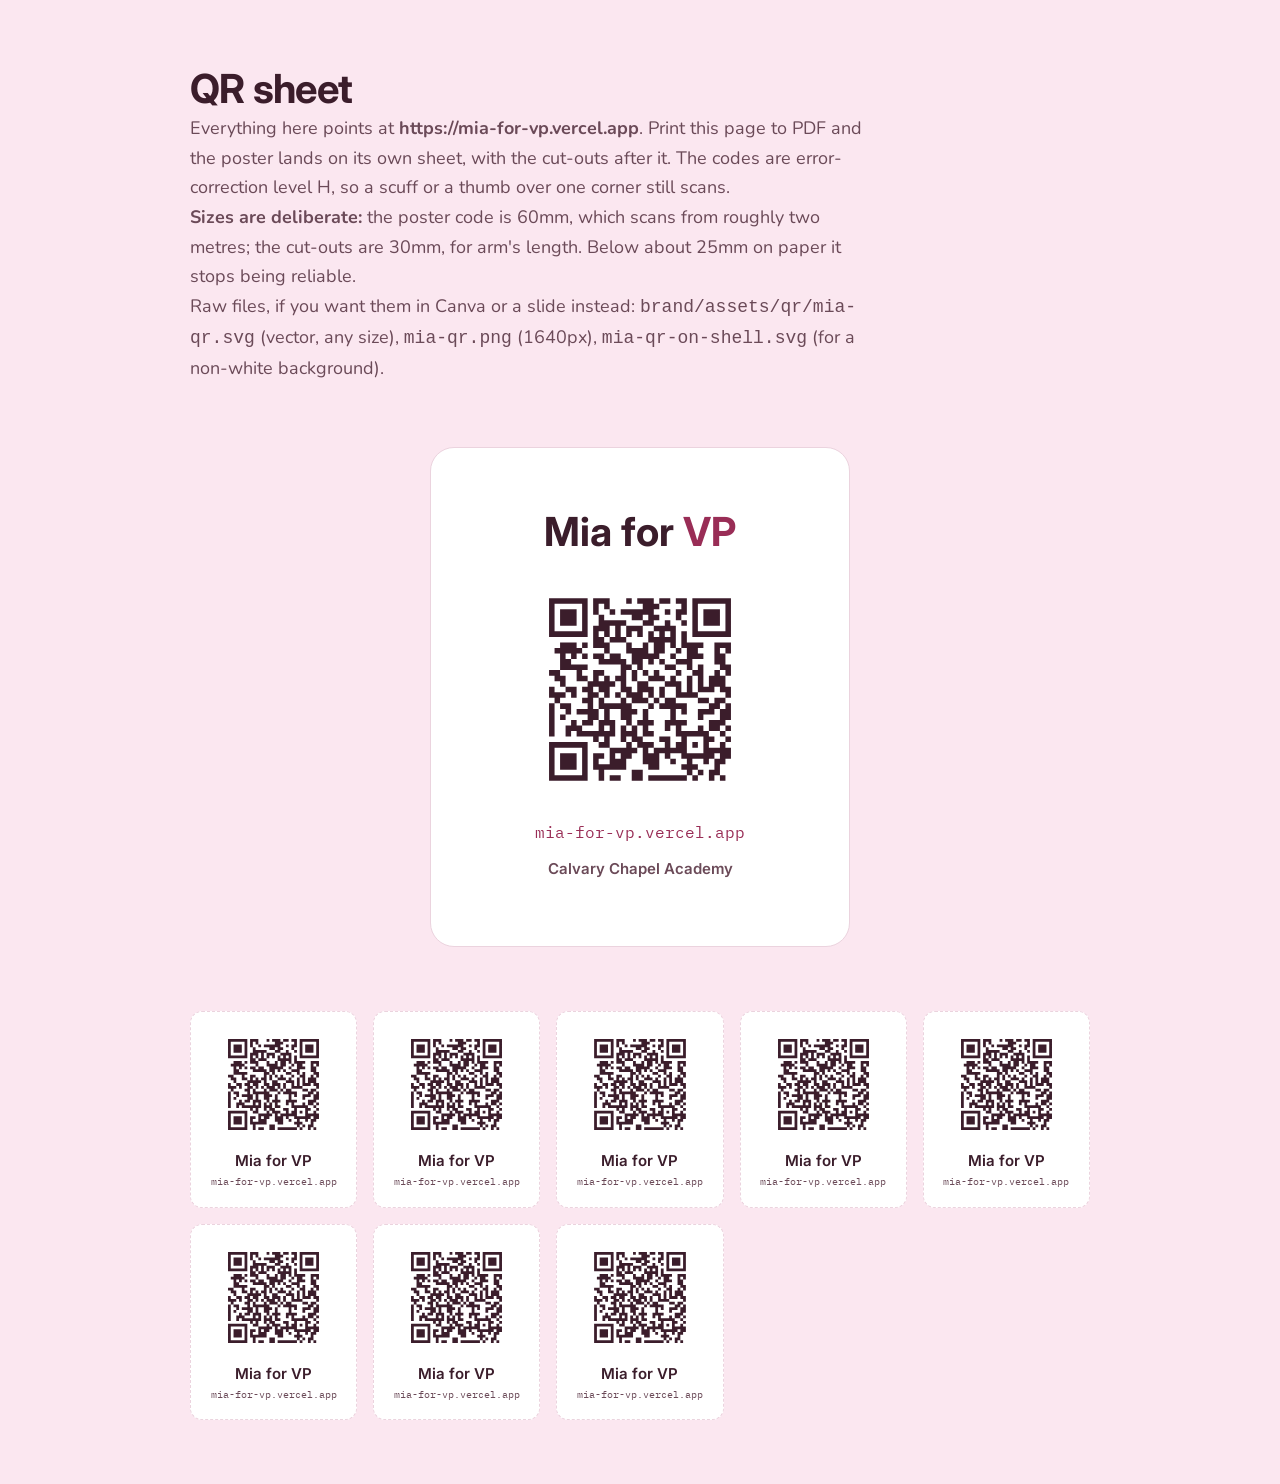
<file: brand/preview/qr.html>
<!doctype html>
<html lang="en">
<head>
<meta charset="utf-8">
<meta name="viewport" content="width=device-width, initial-scale=1">
<title>Mia for VP · QR sheet</title>
<link rel="stylesheet" href="../tokens/tokens.css">
<link rel="stylesheet" href="../css/mia-for-vp.css">
<style>
  body { background: var(--mv-field-tint); margin: 0; padding: var(--mv-space-2xl) var(--mv-gutter); }
  .sheet { max-width: 900px; margin: 0 auto; }
  .note { max-width: 62ch; margin-bottom: var(--mv-space-2xl); }

  /* A door or hallway poster. The QR is 60mm so it scans from ~2 metres. */
  .qr-poster { background: var(--mv-card-light); border: 1px solid var(--mv-line-light); border-radius: var(--mv-radius-default);
    padding: var(--mv-space-2xl); text-align: center; max-width: 420px; margin: 0 auto var(--mv-space-2xl); }
  .qr-poster .mv-logo { display: block; font: var(--mv-fw-h2) var(--mv-fs-h2)/1 var(--mv-font-head);
    color: var(--mv-title-on-light); text-decoration: none; margin-bottom: var(--mv-space-lg); }
  .qr-poster img { display: block; width: 60mm; height: 60mm; margin: 0 auto var(--mv-space-md); }
  .qr-poster .url { font-family: var(--mv-font-mono); font-size: var(--mv-fs-small); color: var(--mv-link);
    word-break: break-all; }
  .qr-poster .school { font-family: var(--mv-font-head); font-size: var(--mv-fs-caption); font-weight: var(--mv-fw-h3);
    color: var(--mv-body-on-light); margin-top: var(--mv-space-sm); }

  /* Cut-outs for lockers and lunch tables. 30mm scans from arm's length. */
  .qr-grid { display: grid; grid-template-columns: repeat(auto-fill, minmax(150px, 1fr)); gap: var(--mv-space-md); }
  .qr-chip { background: var(--mv-card-light); border: 1px dashed var(--mv-line-light); border-radius: var(--mv-radius-sm);
    padding: var(--mv-space-md); text-align: center; }
  .qr-chip img { display: block; width: 30mm; height: 30mm; margin: 0 auto var(--mv-space-xs); }
  .qr-chip .name { font-family: var(--mv-font-head); font-size: var(--mv-fs-caption); font-weight: var(--mv-fw-h3);
    color: var(--mv-title-on-light); }
  .qr-chip .url { font-family: var(--mv-font-mono); font-size: 10px; color: var(--mv-body-on-light); word-break: break-all; }

  @media print {
    body { background: var(--mv-white); padding: 12mm; }
    .note, .no-print { display: none; }
    .qr-poster { border-color: var(--mv-gray-2); page-break-after: always; margin-inline: 0; }
    .qr-chip { border-color: var(--mv-gray-3); }
  }
</style>
</head>
<body>
<div class="sheet">

  <div class="note no-print">
    <h1 class="mv-h2">QR sheet</h1>
    <p class="mv-body">Everything here points at <strong>https://mia-for-vp.vercel.app</strong>. Print this page
      to PDF and the poster lands on its own sheet, with the cut-outs after it. The codes are error-correction
      level H, so a scuff or a thumb over one corner still scans.</p>
    <p class="mv-body"><strong>Sizes are deliberate:</strong> the poster code is 60mm, which scans from roughly two
      metres; the cut-outs are 30mm, for arm's length. Below about 25mm on paper it stops being reliable.</p>
    <p class="mv-body">Raw files, if you want them in Canva or a slide instead:
      <code>brand/assets/qr/mia-qr.svg</code> (vector, any size),
      <code>mia-qr.png</code> (1640px), <code>mia-qr-on-shell.svg</code> (for a non-white background).</p>
  </div>

  <div class="qr-poster">
    <span class="mv-logo">Mia for <span class="mv-mark mv-mark--text">VP</span></span>
    <img src="../assets/qr/mia-qr.svg" alt="QR code linking to mia-for-vp.vercel.app">
    <p class="url">mia-for-vp.vercel.app</p>
    <p class="school">Calvary Chapel Academy</p>
  </div>

  <div class="qr-grid">
    <div class="qr-chip">
      <img src="../assets/qr/mia-qr.svg" alt="QR code linking to mia-for-vp.vercel.app">
      <p class="name">Mia for VP</p>
      <p class="url">mia-for-vp.vercel.app</p>
    </div>
    <div class="qr-chip">
      <img src="../assets/qr/mia-qr.svg" alt="QR code linking to mia-for-vp.vercel.app">
      <p class="name">Mia for VP</p>
      <p class="url">mia-for-vp.vercel.app</p>
    </div>
    <div class="qr-chip">
      <img src="../assets/qr/mia-qr.svg" alt="QR code linking to mia-for-vp.vercel.app">
      <p class="name">Mia for VP</p>
      <p class="url">mia-for-vp.vercel.app</p>
    </div>
    <div class="qr-chip">
      <img src="../assets/qr/mia-qr.svg" alt="QR code linking to mia-for-vp.vercel.app">
      <p class="name">Mia for VP</p>
      <p class="url">mia-for-vp.vercel.app</p>
    </div>
    <div class="qr-chip">
      <img src="../assets/qr/mia-qr.svg" alt="QR code linking to mia-for-vp.vercel.app">
      <p class="name">Mia for VP</p>
      <p class="url">mia-for-vp.vercel.app</p>
    </div>
    <div class="qr-chip">
      <img src="../assets/qr/mia-qr.svg" alt="QR code linking to mia-for-vp.vercel.app">
      <p class="name">Mia for VP</p>
      <p class="url">mia-for-vp.vercel.app</p>
    </div>
    <div class="qr-chip">
      <img src="../assets/qr/mia-qr.svg" alt="QR code linking to mia-for-vp.vercel.app">
      <p class="name">Mia for VP</p>
      <p class="url">mia-for-vp.vercel.app</p>
    </div>
    <div class="qr-chip">
      <img src="../assets/qr/mia-qr.svg" alt="QR code linking to mia-for-vp.vercel.app">
      <p class="name">Mia for VP</p>
      <p class="url">mia-for-vp.vercel.app</p>
    </div>
  </div>

</div>
</body>
</html>
</file>
<file: brand/tokens/tokens.css>
/* Mia for VP design tokens. Generated by brand-kit build_tokens.py from tokens/tokens.json on 2026-09-20. */
/* Do not edit by hand: change tokens.json and rebuild. */
@import url("https://fonts.googleapis.com/css2?family=IBM+Plex+Mono:wght@400;500&family=Inter:wght@600;700&family=Nunito:wght@400;600;700&display=swap");
:root {
  /* Brand palette */
  --mv-plum: #3B1D2B;  /* ink: headings, body emphasis, the single dark band in the footer */
  --mv-rose: #BE4C78;  /* the interactive color: primary buttons, links, focus ring, first chart series */
  --mv-rose-deep: #992D56;  /* links, hover fill, focus ring, and text on petal or blush fills */
  --mv-mid-rose: #E58CAF;  /* mid tone for charts, illustration and dividers; never a text color */
  --mv-petal: #F3C6DA;  /* the mark under a headline word, the field of the sticky nav bar, badges, the photo arch, icon tiles */
  --mv-blush: #FBE7F0;  /* alternating band field, decorative circles, soft card fill */
  --mv-shell: #FFF9FB;  /* the default page field; a pink-white, so the page reads warm rather than clinical */
  /* Neutral ramp */
  --mv-white: #FFFFFF;  /* card field on shell and blush bands, titles in the plum footer */
  --mv-gray-1: #F6EEF1;  /* disabled fills, skeleton blocks */
  --mv-gray-2: #EBD3DE;  /* borders and dividers on light */
  --mv-gray-3: #C9B2BC;  /* paragraph text on the plum footer */
  --mv-gray-4: #7D5A68;  /* captions, labels, placeholders on light */
  --mv-gray-5: #56303F;  /* panel and hover fill inside the plum footer */
  /* Roles (semantic aliases) */
  --mv-field-light: #FFF9FB;  /* default page field */
  --mv-field-tint: #FBE7F0;  /* alternating band, soft cards */
  --mv-field-dark: #3B1D2B;  /* footer only; there is no dark hero in this brand */
  --mv-title-on-light: #3B1D2B;  /* headings on shell, blush and white */
  --mv-title-on-dark: #FFFFFF;  /* headings in the footer */
  --mv-body-on-light: #6B4A58;  /* paragraph text on light; never pure black */
  --mv-body-on-dark: #C9B2BC;  /* paragraph text in the footer; never pure white */
  --mv-muted: #7D5A68;  /* captions, labels, placeholders, help text */
  --mv-primary: #BE4C78;  /* primary button fill */
  --mv-primary-hover: #992D56;  /* primary hover and pressed fill */
  --mv-on-primary: #FFFFFF;  /* text and icons on the primary fill */
  --mv-link: #992D56;  /* text links on light; deeper than primary because #BE4C78 misses AA at body size */
  --mv-link-on-dark: #F3C6DA;  /* text links in the footer */
  --mv-line-light: #EBD3DE;  /* borders and dividers on light */
  --mv-line-dark: rgba(255,255,255,.16);  /* borders and dividers in the footer */
  --mv-card-light: #FFFFFF;  /* card field on shell and blush bands */
  --mv-card-dark: rgba(255,255,255,.06);  /* card field in the footer */
  --mv-focus: #992D56;  /* focus ring; deeper than primary so it reads on a rose button */
  --mv-success: #276B50;  /* form success, confirmed states */
  --mv-warning: #855C10;  /* caution notices */
  --mv-danger: #A33232;  /* form errors, destructive confirm */
  /* Implementation values */
  --mv-petal-ink: #992D56;  /* text and icons sitting on petal or blush fills */
  --mv-fill-light: rgba(59,29,43,.05);  /* secondary and ghost button hover on light */
  --mv-fill-dark-hover: rgba(255,255,255,.12);  /* button hover inside the footer */
  --mv-blob: #FBE7F0;  /* the decorative background circles; never behind body text */
  --mv-icon-tile: #FBE7F0;  /* the round tile behind a card icon on white */
  --mv-icon-tile-alt: #FFFFFF;  /* the round tile behind a card icon on a blush card */
  --mv-input-field: #FFFFFF;  /* text input field on any light band */
  --mv-disabled-ink: #A8929B;  /* text inside a disabled control */
  --mv-skeleton-shine: rgba(255,255,255,.65);  /* the moving highlight in a loading skeleton */
  /* Tints: fills, tags, chart layers, hover. Never for text. */
  --mv-rose-80: rgba(190,76,120,.8); --mv-rose-60: rgba(190,76,120,.6); --mv-rose-40: rgba(190,76,120,.4); --mv-rose-20: rgba(190,76,120,.2);
  --mv-petal-80: rgba(243,198,218,.8); --mv-petal-60: rgba(243,198,218,.6); --mv-petal-40: rgba(243,198,218,.4); --mv-petal-20: rgba(243,198,218,.2);
  --mv-mid-rose-80: rgba(229,140,175,.8); --mv-mid-rose-60: rgba(229,140,175,.6); --mv-mid-rose-40: rgba(229,140,175,.4); --mv-mid-rose-20: rgba(229,140,175,.2);
  --mv-plum-80: rgba(59,29,43,.8); --mv-plum-60: rgba(59,29,43,.6); --mv-plum-40: rgba(59,29,43,.4); --mv-plum-20: rgba(59,29,43,.2);
  /* Type */
  --mv-font-head: Inter, Helvetica Neue, Arial, sans-serif;
  --mv-font-body: Nunito, Trebuchet MS, Verdana, sans-serif;
  --mv-font-mono: "IBM Plex Mono", Courier New, monospace;
  --mv-fs-display: 72px; --mv-lh-display: 1.1; --mv-fw-display: 700; --mv-ls-display: -0.022em;
  --mv-fs-h1: 52px; --mv-lh-h1: 1.12; --mv-fw-h1: 700; --mv-ls-h1: -0.02em;
  --mv-fs-h2: 40px; --mv-lh-h2: 1.25; --mv-fw-h2: 700; --mv-ls-h2: -0.018em;
  --mv-fs-h3: 30px; --mv-lh-h3: 1.25; --mv-fw-h3: 600;
  --mv-fs-h4: 24px; --mv-lh-h4: 1.3; --mv-fw-h4: 600;
  --mv-fs-h5: 22px; --mv-lh-h5: 1.35; --mv-fw-h5: 600;
  --mv-fs-lede: 22px; --mv-lh-lede: 1.6; --mv-fw-lede: 400;
  --mv-fs-body: 18px; --mv-lh-body: 1.65; --mv-fw-body: 400;
  --mv-fs-small: 16px; --mv-lh-small: 1.6; --mv-fw-small: 400;
  --mv-fs-caption: 15px; --mv-lh-caption: 1.5; --mv-fw-caption: 400;
  --mv-fs-button: 16px; --mv-lh-button: 1.0; --mv-fw-button: 700; --mv-ls-button: 0.01em;
  --mv-fs-badge: 13px; --mv-lh-badge: 1.0; --mv-fw-badge: 700; --mv-ls-badge: 0.06em; --mv-tt-badge: uppercase;
  --mv-fs-overline: 13px; --mv-lh-overline: 1.4; --mv-fw-overline: 500; --mv-ls-overline: 0.16em; --mv-tt-overline: uppercase;
  --mv-fs-credit: 13px; --mv-lh-credit: 1.4; --mv-fw-credit: 500; --mv-ls-credit: 0.08em; --mv-tt-credit: uppercase;
  /* Radius */
  --mv-radius-default: 24px;
  --mv-radius-sm: 12px;
  --mv-radius-button: 999px;
  --mv-radius-input: 16px;
  --mv-radius-pill: 999px;
  --mv-radius-tile: 999px;
  --mv-radius-photo: 140px 140px 24px 24px;
  /* Space */
  --mv-space-xs: 8px;
  --mv-space-sm: 12px;
  --mv-space-md: 16px;
  --mv-space-lg: 24px;
  --mv-space-xl: 40px;
  --mv-space-2xl: 64px;
  --mv-space-3xl: 96px;
  /* Elevation */
  --mv-shadow-none: none;
  --mv-shadow-card: none;
  --mv-shadow-sticky: 0 -1px 0 var(--mv-plum-20);
  /* Motion */
  --mv-motion-fast: 140ms;
  --mv-motion-base: 240ms;
  --mv-motion-ease: cubic-bezier(.2,.8,.2,1);
  /* Icons */
  --mv-icon-grid: 24px;
  --mv-icon-stroke: 2px;
  --mv-icon-linecap: round;
  --mv-icon-linejoin: round;
  /* Layout (breakpoints are comments: custom properties cannot drive media queries) */
  --mv-container: 1120px;
  --mv-gutter: 24px;
  --mv-section-y: 96px;
  --mv-nav-height: 72px;
  --mv-nav-height-sm: 56px;
  --mv-bar-height: 60px;
  --mv-measure: 66ch;
  --mv-lh-display-sm: 1.22;
  /* breakpoints: sm 640px, md 820px, lg 1024px, xl 1280px */
}
</file>
<file: brand/css/mia-for-vp.css>
/* Mia for VP components. Requires tokens/tokens.css. Every color and font here is a --mv-* token;
   nothing else. Classes are .mv-* so they never collide with app styles.
   Register: light-first. Cream-pink and blush bands all the way down; the plum field is the footer only.
   Signature detail: .mv-mark, a petal underline under one word per headline; .mv-mark--pill for the wordmark. */

*, *::before, *::after { box-sizing: border-box; }
body { margin: 0; background: var(--mv-field-light); color: var(--mv-title-on-light);
  font: var(--mv-fw-body) var(--mv-fs-body)/var(--mv-lh-body) var(--mv-font-body); -webkit-font-smoothing: antialiased; }
h1, h2, h3, h4, h5, p, figure, blockquote { margin: 0; }
img { max-width: 100%; display: block; }
:where(h1, h2, h3, h4, h5, .mv-display) { font-family: var(--mv-font-head); color: var(--mv-title-on-light); text-wrap: balance; }
@media (prefers-reduced-motion: reduce) { *, *::before, *::after { transition-duration: 0ms !important; animation-duration: 0ms !important; } }

/* ---- Type ---- */
.mv-display { font-family: var(--mv-font-head); font-size: clamp(44px, 8vw, var(--mv-fs-display)); line-height: var(--mv-lh-display); font-weight: var(--mv-fw-display); letter-spacing: var(--mv-ls-display, 0); max-width: 14ch; overflow-wrap: anywhere; }
@media (max-width: 820px) { .mv-display { line-height: var(--mv-lh-display-sm); } }  /* a phone headline wraps, and the petal pill on its own line needs the leading that 1.10 does not give it */
@media (max-width: 480px) { .mv-display { font-size: clamp(44px, 13vw, 52px); } }  /* 8vw is 30px on a phone, so the floor was doing all the work; a phone hero wants the headline nearer h1 than h2 */
.mv-h1, h1 { font-size: clamp(36px, 6vw, var(--mv-fs-h1)); line-height: var(--mv-lh-h1); font-weight: var(--mv-fw-h1); letter-spacing: var(--mv-ls-h1, 0); }
.mv-h2, h2 { font-size: clamp(30px, 4.5vw, var(--mv-fs-h2)); line-height: var(--mv-lh-h2); font-weight: var(--mv-fw-h2); letter-spacing: var(--mv-ls-h2, 0); }
.mv-h3, h3 { font-size: var(--mv-fs-h3); line-height: var(--mv-lh-h3); font-weight: var(--mv-fw-h3); }
.mv-h4, h4 { font-size: var(--mv-fs-h4); line-height: var(--mv-lh-h4); font-weight: var(--mv-fw-h4); }
.mv-h5, h5 { font-size: var(--mv-fs-h5); line-height: var(--mv-lh-h5); font-weight: var(--mv-fw-h5); }
.mv-lede { font-size: var(--mv-fs-lede); line-height: var(--mv-lh-lede); color: var(--mv-body-on-light); max-width: 44ch; }
.mv-body { max-width: var(--mv-measure); color: var(--mv-body-on-light); }
.mv-body p + p { margin-top: var(--mv-space-md); }
.mv-small { font-size: var(--mv-fs-small); line-height: var(--mv-lh-small); }
.mv-caption { font-size: var(--mv-fs-caption); line-height: var(--mv-lh-caption); color: var(--mv-muted); }
.mv-overline { font: var(--mv-fw-overline) var(--mv-fs-overline)/var(--mv-lh-overline) var(--mv-font-mono); letter-spacing: var(--mv-ls-overline); text-transform: var(--mv-tt-overline, none); color: var(--mv-muted); margin-bottom: var(--mv-space-md); }
.mv-credit { font: var(--mv-fw-credit) var(--mv-fs-credit)/var(--mv-lh-credit) var(--mv-font-mono); letter-spacing: var(--mv-ls-credit); text-transform: var(--mv-tt-credit, none); color: var(--mv-muted); }
.mv-mono { font-family: var(--mv-font-mono); }

/* Signature detail: the petal pill behind ONE word per headline, never more. */
/* Default: a petal underline. It cannot collide with the line above, and a marked word that starts
   a line needs no correction — both of which the pill had to have tuned out of it. */
.mv-mark { color: var(--mv-title-on-light); text-decoration: underline;
  text-decoration-color: var(--mv-petal); text-decoration-thickness: 0.14em;
  text-underline-offset: 0.08em; text-decoration-skip-ink: none; }
/* The enclosed pill, kept for the wordmark: a logo needs a shape, not an underline. Drawn with
   box-shadow rather than horizontal padding so it never shifts the text it sits behind. */
.mv-mark--pill { background: var(--mv-petal); border-radius: var(--mv-radius-pill); text-decoration: none;
  padding: 0.04em 0; box-shadow: -0.16em 0 0 var(--mv-petal), 0.16em 0 0 var(--mv-petal);
  box-decoration-break: clone; -webkit-box-decoration-break: clone; }
.mv-mark--solid { background: var(--mv-primary); color: var(--mv-on-primary); border-radius: var(--mv-radius-pill);
  text-decoration: none; padding: 0.04em 0; box-shadow: -0.16em 0 0 var(--mv-primary), 0.16em 0 0 var(--mv-primary);
  box-decoration-break: clone; -webkit-box-decoration-break: clone; }
/* Text-only variant: the signature idea without a second pill in view. For one word inside running
   copy — her middle name — where a pill would shout and bold Nunito is banned (see Type > Don't). */
.mv-mark--text { background: none; box-shadow: none; padding: 0; text-decoration: none; color: var(--mv-link); }

/* ---- Bands and layout ---- */
.mv-band-light { background: var(--mv-field-light); color: var(--mv-title-on-light); }
.mv-band-tint { background: var(--mv-field-tint); color: var(--mv-title-on-light); }
.mv-band-dark { background: var(--mv-field-dark); color: var(--mv-title-on-dark); }
.mv-band-dark :where(h1, h2, h3, h4, h5, .mv-display) { color: var(--mv-title-on-dark); }
.mv-band-dark .mv-body, .mv-band-dark .mv-lede, .mv-band-dark .mv-overline, .mv-band-dark .mv-caption, .mv-band-dark .mv-credit { color: var(--mv-body-on-dark); }
.mv-band-dark a:not(.mv-btn) { color: var(--mv-link-on-dark); }
.mv-container { max-width: var(--mv-container); margin: 0 auto; padding: var(--mv-section-y) var(--mv-gutter); }
.mv-two-col { display: grid; grid-template-columns: minmax(0, 1fr) minmax(0, 1fr); gap: var(--mv-space-2xl); align-items: center; }
.mv-two-col .mv-media { display: flex; justify-content: center; }  /* the photo cell of a two-column block */
@media (max-width: 820px) { .mv-two-col { grid-template-columns: minmax(0, 1fr); gap: var(--mv-space-lg); } .mv-two-col .mv-media { order: -1; }  /* stacked, the portrait leads */
  .mv-container { padding: var(--mv-space-xl) var(--mv-space-md); } }

/* Decorative circles. Always aria-hidden, never behind body text, at most two per band. */
.mv-blob { position: absolute; border-radius: var(--mv-radius-pill); background: var(--mv-blob); pointer-events: none; }
.mv-has-blobs { position: relative; overflow: hidden; isolation: isolate; }
.mv-has-blobs > :not(.mv-blob) { position: relative; z-index: 1; }
@media (max-width: 820px) { .mv-blob { display: none; } }  /* below md there is no room to keep a circle out from behind the text */

/* ---- Nav ---- */
.mv-nav { position: sticky; top: 0; z-index: 100; min-height: var(--mv-nav-height); padding: var(--mv-space-xs) var(--mv-gutter);
  display: flex; align-items: center; justify-content: space-between; gap: var(--mv-space-lg);
  background: var(--mv-petal); color: var(--mv-title-on-light); border-bottom: 1px solid var(--mv-plum-20); }
.mv-nav .mv-logo { font: var(--mv-fw-h4) var(--mv-fs-h4)/1 var(--mv-font-head); color: inherit; text-decoration: none; white-space: nowrap; }
.mv-nav .mv-logo .mv-mark--text { color: var(--mv-petal-ink); }  /* "VP" in the ink the kit reserves for text on a petal fill — 4.85:1 */
.mv-nav .mv-links { display: flex; gap: var(--mv-space-lg); align-items: center; }
.mv-nav .mv-links a { color: var(--mv-title-on-light); text-decoration: none; font-family: var(--mv-font-head); font-size: var(--mv-fs-small); font-weight: var(--mv-fw-h3); white-space: nowrap; transition: color var(--mv-motion-fast) var(--mv-motion-ease); }
/* Ink on this bar is plum, not the body role: body-on-light is 3.17:1 on mid-rose and fails AA. Plum is 6.23:1. */
.mv-nav .mv-links a:hover, .mv-nav .mv-links a.is-hover { text-decoration: underline; text-decoration-color: var(--mv-plum-60); text-underline-offset: 6px; text-decoration-thickness: 2px; }
.mv-nav .mv-links a[aria-current] { text-decoration: underline; text-decoration-color: var(--mv-plum); text-underline-offset: 6px; text-decoration-thickness: 2px; }
.mv-nav a:focus-visible { outline: 2px solid var(--mv-plum); outline-offset: 4px; border-radius: var(--mv-radius-sm); }
.mv-nav .mv-btn--secondary { color: var(--mv-title-on-light); border-color: var(--mv-plum-40); }  /* rose-deep is 3.04:1 here; the plum ink carries it */
.mv-nav .mv-btn--secondary:hover, .mv-nav .mv-btn--secondary.is-hover { background: var(--mv-fill-light); border-color: var(--mv-plum); }
@media (max-width: 820px) { .mv-nav { min-height: var(--mv-nav-height-sm); padding: 0 var(--mv-space-md); }  /* no block padding: the token is the whole height, border included */
  .mv-nav .mv-btn--sm { min-height: 44px; }  /* thumb-target floor */
  .mv-nav .mv-links a:not(.mv-btn) { display: none; } }

/* ---- Hero (light by default; this brand has no dark hero) ---- */
.mv-hero { background: var(--mv-field-light); color: var(--mv-title-on-light); }
.mv-hero--tint { background: var(--mv-field-tint); }
.mv-hero .mv-inner { max-width: var(--mv-container); margin: 0 auto; padding: var(--mv-space-3xl) var(--mv-gutter); }
.mv-hero .mv-sub { margin-top: var(--mv-space-lg); font-size: var(--mv-fs-lede); line-height: var(--mv-lh-lede); color: var(--mv-body-on-light); max-width: 40ch; }
.mv-hero .mv-btns { margin-top: var(--mv-space-xl); display: flex; gap: var(--mv-space-sm); flex-wrap: wrap; }
@media (max-width: 820px) { .mv-hero .mv-inner { padding: var(--mv-space-xl) var(--mv-space-md); } .mv-hero .mv-sub { margin-top: var(--mv-space-xl); } }
@media (max-width: 480px) { .mv-hero .mv-btns .mv-btn { flex: 1 1 auto; } }  /* when the pair wraps on a narrow phone, each takes the full row instead of a ragged short second button */

/* The hero's facts line, under the sub: office and school on a petal rule, so the
   headline is the first thing read and the pill shape stays exclusive to .mv-mark.
   The countdown badge lives here too — when there is a date, it is the one pill in view. */
.mv-hero-byline { margin-top: var(--mv-space-lg); padding-top: var(--mv-space-md); border-top: 3px solid var(--mv-petal);
  max-width: 52ch; display: flex; align-items: baseline; justify-content: space-between;
  gap: var(--mv-space-sm) var(--mv-space-lg); flex-wrap: wrap; }
/* The countdown takes its own row under the letterhead line. Inline, it forces the office to
   wrap on a phone and pushes the school off the rule's right edge. */
.mv-hero-byline #countdown { flex-basis: 100%; max-width: max-content; margin-top: var(--mv-space-xs); }
/* Set in the label face, sentence case, with the office dark and the school muted:
   a byline the page meant to write, not a caption left over from a template. */
.mv-hero-byline .mv-meta { font-family: var(--mv-font-head); font-size: var(--mv-fs-body); font-weight: var(--mv-fw-h3);
  line-height: var(--mv-lh-small); color: var(--mv-title-on-light); }
/* margin-left:auto, not just space-between: between 821 and ~1000 the two halves do not fit on
   one line, and this keeps the school on the rule's right end when it drops to its own row. */
.mv-hero-byline .mv-meta--end { color: var(--mv-body-on-light); text-align: right; margin-left: auto; }

/* Hero with a portrait beside the copy. Below 821 the arch is removed rather than
   shrunk: a phone hero is one thumb-length and a photo would cost the whole fold. */
.mv-hero-split { display: grid; grid-template-columns: minmax(0, 1fr) minmax(0, 340px); gap: var(--mv-space-2xl); align-items: center; }
/* On a phone the hero is one column and the portrait is opt-in, not opt-out: it costs ~171px, and
   the hero has exactly one screen to hold a face, a slogan and two buttons above the sticky bar.
   It appears only where the screen can pay — measured, not guessed: 375x812 lands at exactly 696px
   of hero against 696px of usable screen, while 360x740 needs 738 and has 624. */
@media (max-width: 820px) { .mv-hero-split { grid-template-columns: minmax(0, 1fr); gap: 0; }
  .mv-hero-split .mv-media { display: none; } }
@media (max-width: 820px) and (min-width: 361px) and (min-height: 800px) {
  .mv-hero-split .mv-media { display: flex; order: -1; margin-bottom: var(--mv-space-md); } }
@media (max-width: 820px) { .mv-hero .mv-inner { padding-block: var(--mv-space-lg); }
  .mv-hero .mv-sub { margin-top: var(--mv-space-lg); }
  .mv-hero .mv-hero-byline { margin-top: var(--mv-space-md); }
  .mv-hero .mv-btns { margin-top: var(--mv-space-lg); } }


/* ---- Buttons: 8 states. .is-* classes let the preview force a state. ---- */
.mv-btn { display: inline-flex; align-items: center; justify-content: center; gap: var(--mv-space-xs); position: relative;
  font: var(--mv-fw-h3) var(--mv-fs-button)/var(--mv-lh-button) var(--mv-font-head); letter-spacing: var(--mv-ls-button, 0);
  min-height: 48px; padding: 0 24px; border: 1.5px solid transparent; border-radius: var(--mv-radius-button);
  text-decoration: none; cursor: pointer; white-space: nowrap;
  transition: background var(--mv-motion-fast) var(--mv-motion-ease), color var(--mv-motion-fast) var(--mv-motion-ease), border-color var(--mv-motion-fast) var(--mv-motion-ease), transform var(--mv-motion-fast) var(--mv-motion-ease); }
.mv-btn--primary { background: var(--mv-primary); color: var(--mv-on-primary); }
.mv-btn--primary:hover, .mv-btn--primary.is-hover { background: var(--mv-primary-hover); }
.mv-btn--primary:active, .mv-btn--primary.is-active { background: var(--mv-primary-hover); transform: translateY(1px); }
.mv-btn--secondary { background: transparent; color: var(--mv-title-on-light); border-color: var(--mv-line-light); }
.mv-btn--secondary:hover, .mv-btn--secondary.is-hover { background: var(--mv-fill-light); border-color: var(--mv-muted); }
.mv-btn--secondary:active, .mv-btn--secondary.is-active { transform: translateY(1px); }
.mv-btn--soft { background: var(--mv-field-tint); color: var(--mv-petal-ink); }
.mv-btn--soft:hover, .mv-btn--soft.is-hover { background: var(--mv-petal); }
.mv-btn--ghost { background: transparent; color: var(--mv-link); padding-left: 0; padding-right: 0; min-height: 44px; }
.mv-btn--ghost:hover, .mv-btn--ghost.is-hover { text-decoration: underline; text-underline-offset: 4px; }
.mv-btn--danger { background: var(--mv-danger); color: var(--mv-on-primary); }
.mv-btn--sm { min-height: 40px; padding: 0 18px; font-size: var(--mv-fs-caption); }
.mv-btn:focus-visible, .mv-btn.is-focus { outline: 2px solid var(--mv-focus); outline-offset: 3px; }
.mv-btn:disabled, .mv-btn.is-disabled { background: var(--mv-gray-1); color: var(--mv-disabled-ink); border-color: transparent; cursor: not-allowed; pointer-events: none; }
.mv-btn.is-loading { color: transparent; pointer-events: none; }
.mv-btn.is-loading::after { content: ""; position: absolute; inset: 0; margin: auto; width: 18px; height: 18px; border: 2px solid var(--mv-on-primary); border-right-color: transparent; border-radius: var(--mv-radius-pill); animation: mv-spin .7s linear infinite; }
.mv-btn.is-error { background: var(--mv-danger); color: var(--mv-on-primary); }
.mv-btn.is-success { background: var(--mv-success); color: var(--mv-on-primary); }
.mv-band-dark .mv-btn--secondary { color: var(--mv-title-on-dark); border-color: var(--mv-line-dark); }
.mv-band-dark .mv-btn--secondary:hover, .mv-band-dark .mv-btn--secondary.is-hover { background: var(--mv-fill-dark-hover); border-color: var(--mv-title-on-dark); }
@keyframes mv-spin { to { transform: rotate(360deg); } }

/* ---- Links ---- */
.mv-link { color: var(--mv-link); text-decoration: underline; text-underline-offset: 3px; text-decoration-thickness: 1.5px; font-weight: var(--mv-fw-button); }
.mv-link:hover { text-decoration-thickness: 2.5px; }
.mv-link:focus-visible { outline: 2px solid var(--mv-focus); outline-offset: 3px; border-radius: var(--mv-radius-sm); }
.mv-link--plain { text-decoration: none; }
.mv-link--plain:hover { text-decoration: underline; }
.mv-link .mv-arrow { display: inline-block; transition: transform var(--mv-motion-fast) var(--mv-motion-ease); }
.mv-link:hover .mv-arrow { transform: translateX(3px); }
.mv-band-dark .mv-link { color: var(--mv-link-on-dark); }

/* ---- Cards ---- */
.mv-card-grid { display: grid; grid-template-columns: repeat(auto-fit, minmax(min(280px, 100%), 1fr)); gap: var(--mv-space-md); margin-top: var(--mv-space-xl); }
.mv-card { background: var(--mv-card-light); border: 1px solid var(--mv-line-light); border-radius: var(--mv-radius-default); padding: var(--mv-space-lg); box-shadow: var(--mv-shadow-card); }
.mv-card--soft { background: var(--mv-field-tint); border-color: transparent; }
.mv-card .mv-card-title { font: var(--mv-fw-h5) var(--mv-fs-h5)/var(--mv-lh-h5) var(--mv-font-head); margin-bottom: var(--mv-space-xs); }
.mv-card p { font-size: var(--mv-fs-small); line-height: var(--mv-lh-small); color: var(--mv-body-on-light); }
.mv-card .mv-link { display: inline-block; margin-top: var(--mv-space-sm); }
.mv-band-tint .mv-card { border-color: transparent; }
.mv-band-dark .mv-card { background: var(--mv-card-dark); border-color: var(--mv-line-dark); }
.mv-band-dark .mv-card p { color: var(--mv-body-on-dark); }

/* Phone rows. Below sm a stacked list of three cards runs past a screen, so a card can lay out sideways:
   --row keeps the icon tile on the left with title and copy beside it; --kv turns the title into a
   left-hand label ("When", "Where") beside its copy. Above sm both are ordinary stacked cards. */
@media (max-width: 640px) {
  .mv-card-grid { gap: var(--mv-space-sm); margin-top: var(--mv-space-lg); }
  .mv-card--row, .mv-card--kv { display: grid; column-gap: var(--mv-space-md); align-items: baseline; padding: var(--mv-space-md); }
  .mv-card--row { grid-template-columns: max-content minmax(0, 1fr); }
  .mv-card--row .mv-tile { grid-row: 1 / span 2; align-self: start; margin-bottom: 0; }
  .mv-card--row .mv-card-title { grid-column: 2; margin-bottom: 2px; }
  .mv-card--row p { grid-column: 2; }
  .mv-card--row .mv-card-title:last-child { grid-row: 1 / span 2; align-self: center; margin-bottom: 0; } /* title-only row: centre it on the tile */
  .mv-card--kv { grid-template-columns: 5.5em minmax(0, 1fr); }
  .mv-card--kv .mv-card-title { margin-bottom: 0; }
}

/* Round icon tile: blush on white cards, white on blush cards. */
.mv-tile { width: 48px; height: 48px; border-radius: var(--mv-radius-tile); background: var(--mv-icon-tile); color: var(--mv-petal-ink);
  display: inline-flex; align-items: center; justify-content: center; margin-bottom: var(--mv-space-md); }
.mv-card--soft .mv-tile, .mv-band-tint .mv-card--soft .mv-tile { background: var(--mv-icon-tile-alt); } /* the card's own fill decides the tile, not the band */
.mv-band-dark .mv-tile { background: var(--mv-card-dark); color: var(--mv-link-on-dark); }

/* ---- Photo: the arch ---- */
.mv-photo { border-radius: var(--mv-radius-photo); overflow: hidden; background: var(--mv-petal); aspect-ratio: 4 / 5; }
.mv-photo img { width: 100%; height: 100%; object-fit: cover; object-position: 50% 25%; }  /* a face sits above centre; crop the feet, not the head */
.mv-photo--round { border-radius: var(--mv-radius-pill); aspect-ratio: 1; }
.mv-photo--card { border-radius: var(--mv-radius-default); aspect-ratio: 3 / 2; }
.mv-photo-frame { position: relative; display: inline-block; }
.mv-photo-frame .mv-badge { position: absolute; bottom: var(--mv-space-md); left: 50%; transform: translateX(-50%); }

/* ---- Badges ---- */
.mv-badge { display: inline-flex; align-items: center; gap: 6px; padding: 7px 14px;
  font: var(--mv-fw-h3) var(--mv-fs-badge)/var(--mv-lh-badge) var(--mv-font-head); letter-spacing: var(--mv-ls-badge); text-transform: var(--mv-tt-badge, none);
  border-radius: var(--mv-radius-pill); background: var(--mv-petal); color: var(--mv-petal-ink); }
.mv-badge--soft { background: var(--mv-field-tint); color: var(--mv-petal-ink); }
.mv-badge--solid { background: var(--mv-primary); color: var(--mv-on-primary); }
.mv-badge--success { background: color-mix(in srgb, var(--mv-success) 14%, var(--mv-white)); color: var(--mv-success); }
.mv-badge--warning { background: color-mix(in srgb, var(--mv-warning) 16%, var(--mv-white)); color: var(--mv-warning); }
.mv-badge--danger { background: color-mix(in srgb, var(--mv-danger) 12%, var(--mv-white)); color: var(--mv-danger); }
.mv-band-dark .mv-badge { background: var(--mv-card-dark); color: var(--mv-link-on-dark); }

/* ---- Alerts ---- */
.mv-alert { display: flex; gap: var(--mv-space-sm); padding: var(--mv-space-md) var(--mv-space-lg);
  border: 1px solid var(--mv-line-light); border-radius: var(--mv-radius-default); background: var(--mv-card-light); font-size: var(--mv-fs-small); line-height: var(--mv-lh-small); color: var(--mv-body-on-light); }
.mv-alert b { display: block; margin-bottom: 2px; color: var(--mv-title-on-light); font-weight: var(--mv-fw-button); }
.mv-alert .mv-icon { flex: none; color: var(--mv-primary); }
.mv-alert--success { background: color-mix(in srgb, var(--mv-success) 8%, var(--mv-white)); border-color: color-mix(in srgb, var(--mv-success) 30%, var(--mv-white)); }
.mv-alert--success .mv-icon { color: var(--mv-success); }
.mv-alert--warning { background: color-mix(in srgb, var(--mv-warning) 10%, var(--mv-white)); border-color: color-mix(in srgb, var(--mv-warning) 30%, var(--mv-white)); }
.mv-alert--warning .mv-icon { color: var(--mv-warning); }
.mv-alert--danger { background: color-mix(in srgb, var(--mv-danger) 8%, var(--mv-white)); border-color: color-mix(in srgb, var(--mv-danger) 30%, var(--mv-white)); }
.mv-alert--danger .mv-icon { color: var(--mv-danger); }

/* ---- Forms ---- */
.mv-field { display: flex; flex-direction: column; gap: 6px; }
.mv-label { font-size: var(--mv-fs-small); font-weight: var(--mv-fw-button); }
.mv-input, .mv-select, .mv-textarea { font: inherit; color: inherit; width: 100%; min-height: 48px; padding: 12px 16px;
  background: var(--mv-input-field); border: 1.5px solid var(--mv-line-light); border-radius: var(--mv-radius-input);
  transition: border-color var(--mv-motion-fast) var(--mv-motion-ease), box-shadow var(--mv-motion-fast) var(--mv-motion-ease); }
.mv-textarea { min-height: 120px; }
.mv-input::placeholder, .mv-textarea::placeholder { color: var(--mv-muted); }
.mv-input:hover, .mv-select:hover, .mv-textarea:hover { border-color: var(--mv-muted); }
.mv-input:focus-visible, .mv-select:focus-visible, .mv-textarea:focus-visible { outline: none; border-color: var(--mv-focus); box-shadow: 0 0 0 3px color-mix(in srgb, var(--mv-focus) 25%, transparent); }
.mv-input[aria-invalid="true"], .mv-field.is-error .mv-input { border-color: var(--mv-danger); }
.mv-field.is-success .mv-input { border-color: var(--mv-success); }
.mv-input:disabled, .mv-select:disabled, .mv-textarea:disabled { background: var(--mv-gray-1); color: var(--mv-disabled-ink); cursor: not-allowed; }
.mv-help { font-size: var(--mv-fs-caption); color: var(--mv-muted); }
.mv-field.is-error .mv-help { color: var(--mv-danger); }
.mv-field.is-success .mv-help { color: var(--mv-success); }
.mv-check { display: inline-flex; align-items: center; gap: var(--mv-space-xs); font-size: var(--mv-fs-small); cursor: pointer; min-height: 44px; }
.mv-check input { width: 20px; height: 20px; accent-color: var(--mv-primary); }
.mv-band-dark .mv-input, .mv-band-dark .mv-select, .mv-band-dark .mv-textarea { background: var(--mv-card-dark); border-color: var(--mv-line-dark); color: var(--mv-title-on-dark); }

/* ---- Call to action band ---- */
.mv-cta { background: var(--mv-field-tint); border-radius: var(--mv-radius-default); padding: var(--mv-space-xl);
  display: flex; align-items: center; justify-content: space-between; gap: var(--mv-space-lg); flex-wrap: wrap; }
.mv-band-tint .mv-cta { background: var(--mv-card-light); }  /* blush on blush has no edge; the CTA becomes a white card there */
.mv-cta--solid, .mv-band-tint .mv-cta--solid { background: var(--mv-primary); color: var(--mv-on-primary); }
.mv-cta--solid :where(h1, h2, h3, h4, h5) { color: var(--mv-on-primary); }
.mv-cta--solid .mv-body, .mv-cta--solid .mv-lede { color: var(--mv-on-primary); }
.mv-cta--solid .mv-btn--secondary { color: var(--mv-on-primary); border-color: var(--mv-on-primary); }
.mv-cta .mv-photo--round { flex: none; width: 88px; }
@media (max-width: 640px) { .mv-cta { padding: var(--mv-space-lg); gap: var(--mv-space-md); } .mv-cta .mv-photo--round { width: 64px; } }

/* Sticky mobile vote bar: appears under the md breakpoint only. */
.mv-sticky-cta { display: none; }
@media (max-width: 820px) {
  body { padding-bottom: calc(var(--mv-bar-height) + env(safe-area-inset-bottom)); }  /* so the bar never covers the last line of the page */
  .mv-sticky-cta { display: flex; position: fixed; left: 0; right: 0; bottom: 0; z-index: 200; gap: var(--mv-space-xs);
    min-height: calc(var(--mv-bar-height) + env(safe-area-inset-bottom));
    padding: var(--mv-space-xs) var(--mv-space-md) calc(var(--mv-space-xs) + env(safe-area-inset-bottom));
    background: var(--mv-field-light); box-shadow: var(--mv-shadow-sticky); }  /* the shadow token is the bar's 1px edge; a border on top of it would double the line */
  .mv-sticky-cta .mv-btn { flex: 1; min-height: 44px; padding: 0 12px; }  /* 44px is the thumb-target floor; 8 + 44 + 8 is the bar-height token */
  .mv-sticky-cta .mv-btn--secondary { border-color: var(--mv-line-light); }
}

/* Responsive copy: swap a long string for a short one without duplicating markup semantics. */
.mv-sm-only { display: none; }
@media (max-width: 480px) { .mv-sm-only { display: inline; } .mv-sm-hide { display: none; } }
@media (max-width: 820px) { .mv-md-hide { display: none; } }  /* for a control the sticky bar already carries */

/* ---- Full-screen sections: one section per screen, scroll snaps to each ----
   Put .mv-snap on <html> so the snap container is the document scroller; the
   sections are children of <body>, hence the two-step selector. Each section
   fills the viewport minus the sticky nav, and its child is centred with auto
   margins rather than flex centring, so a section taller than the screen grows
   instead of clipping. Snapping is `proximity`, never `mandatory`: mandatory
   fights a section that does not fit, which is the phone case for anything with
   more than a headline in it. */
.mv-snap { scroll-snap-type: y proximity; scroll-padding-top: var(--mv-nav-height); }
.mv-snap > body > section { display: flex; min-height: calc(100svh - var(--mv-nav-height)); scroll-snap-align: start; }
/* No scroll-margin-top on the sections: the scroller's scroll-padding-top already offsets both snapping and
   anchor jumps, and setting both stacks them, so a tapped section lands one nav-height below the nav. */
.mv-snap > body > section > *, .mv-snap .mv-hero > .mv-inner { width: 100%; margin-block: auto; }  /* the second selector outranks `.mv-hero .mv-inner { margin: 0 auto }`, which otherwise pins the hero copy to the top */
@supports not (height: 100svh) { .mv-snap > body > section { min-height: calc(100vh - var(--mv-nav-height)); } }
@media (max-width: 820px) {
  /* shorter nav, and the fixed bottom bar takes the foot of every screen */
  .mv-snap { scroll-padding-top: var(--mv-nav-height-sm); }
  .mv-snap > body > section { min-height: calc(100svh - var(--mv-nav-height-sm) - var(--mv-bar-height) - env(safe-area-inset-bottom)); }
}

/* ---- Footer: the only dark field in this brand ---- */
.mv-footer { background: var(--mv-field-dark); color: var(--mv-body-on-dark); padding: var(--mv-space-3xl) var(--mv-gutter) var(--mv-space-2xl); }
.mv-footer .mv-h4 { color: var(--mv-title-on-dark); }  /* a class-based heading misses the :where(h1..h5) rule and falls back to the muted body ink */
.mv-footer .mv-mark--text { color: var(--mv-link-on-dark); }  /* "VP" in petal on the plum field: same de-enclosed wordmark as the nav, accent picked to suit the field */
.mv-footer a { color: var(--mv-link-on-dark); text-decoration: none; }
.mv-footer a:hover { text-decoration: underline; }
.mv-footer a:focus-visible { outline: 2px solid var(--mv-link-on-dark); outline-offset: 3px; }
.mv-footnote { margin-top: var(--mv-space-2xl); padding-top: var(--mv-space-lg); border-top: 1px solid var(--mv-line-dark);
  font: var(--mv-fw-credit) var(--mv-fs-credit)/var(--mv-lh-credit) var(--mv-font-mono); letter-spacing: var(--mv-ls-credit); text-transform: var(--mv-tt-credit, none);
  display: flex; justify-content: space-between; flex-wrap: wrap; gap: var(--mv-space-xs); }
@media (max-width: 820px) { .mv-footer { padding: var(--mv-space-2xl) var(--mv-space-md) var(--mv-space-xl); } .mv-footnote { margin-top: var(--mv-space-xl); } }

/* ---- Icons: Lucide, 24 grid, 2px round caps ---- */
.mv-icon { width: var(--mv-icon-grid); height: var(--mv-icon-grid); stroke: currentColor; fill: none; stroke-width: var(--mv-icon-stroke); stroke-linecap: var(--mv-icon-linecap); stroke-linejoin: var(--mv-icon-linejoin); flex: none; }
.mv-icon--sm { width: 20px; height: 20px; }

/* ---- Do / Don't panels (used by the preview and by any guidance page) ---- */
.mv-dd-grid { display: grid; grid-template-columns: repeat(auto-fit, minmax(min(280px, 100%), 1fr)); gap: var(--mv-space-md); margin-top: var(--mv-space-lg); }
.mv-dd { border: 1px solid var(--mv-line-light); background: var(--mv-card-light); border-radius: var(--mv-radius-default); padding: var(--mv-space-lg); font-size: var(--mv-fs-small); line-height: var(--mv-lh-small); color: var(--mv-body-on-light); }
.mv-dd .mv-badge { margin-bottom: var(--mv-space-sm); }
.mv-dd p + p { margin-top: var(--mv-space-xs); }

/* ---- Empty state / skeleton ---- */
.mv-empty { text-align: center; padding: var(--mv-space-3xl) var(--mv-space-lg); border: 1.5px dashed var(--mv-line-light); border-radius: var(--mv-radius-default); color: var(--mv-muted); }
.mv-skeleton { background: linear-gradient(90deg, var(--mv-field-tint) 25%, var(--mv-skeleton-shine) 50%, var(--mv-field-tint) 75%); background-size: 200% 100%; animation: mv-shimmer 1.2s linear infinite; border-radius: var(--mv-radius-default); min-height: 1em; }
@keyframes mv-shimmer { to { background-position: -200% 0; } }

/* ---- Utilities ---- */
.mv-sr-only { position: absolute; width: 1px; height: 1px; padding: 0; margin: -1px; overflow: hidden; clip: rect(0 0 0 0); white-space: nowrap; border: 0; }
.mv-stack > * + * { margin-top: var(--mv-space-md); }
.mv-row { display: flex; gap: var(--mv-space-sm); flex-wrap: wrap; align-items: center; }

/* ---- Stat blocks: light by default; this brand has no charcoal stat tile ---- */
.mv-stats { display: grid; grid-template-columns: repeat(auto-fit, minmax(min(220px, 100%), 1fr)); gap: var(--mv-space-md); margin-top: var(--mv-space-xl); }
.mv-stat { background: var(--mv-card-light); border: 1px solid var(--mv-line-light); border-radius: var(--mv-radius-default); padding: var(--mv-space-lg); }
.mv-stat--card { background: var(--mv-field-tint); border-color: transparent; }
.mv-stat--primary { background: var(--mv-primary); border-color: transparent; }
.mv-stat--primary .mv-num, .mv-stat--primary .mv-cap { color: var(--mv-on-primary); }
.mv-stat .mv-num { font: var(--mv-fw-h1) var(--mv-fs-h1)/1 var(--mv-font-head); letter-spacing: var(--mv-ls-h1, 0); color: var(--mv-title-on-light); font-variant-numeric: tabular-nums; }
.mv-stat .mv-cap { margin-top: var(--mv-space-xs); font-size: var(--mv-fs-small); line-height: var(--mv-lh-small); color: var(--mv-body-on-light); }
.mv-band-tint .mv-stat { border-color: transparent; }
.mv-band-dark .mv-stat { background: var(--mv-card-dark); border-color: var(--mv-line-dark); }
.mv-band-dark .mv-stat .mv-num { color: var(--mv-title-on-dark); }
.mv-band-dark .mv-stat .mv-cap { color: var(--mv-body-on-dark); }

/* ---- Quote / endorsement: petal rule above, never quotation-mark graphics ---- */
.mv-quote { border-top: 3px solid var(--mv-petal); padding-top: var(--mv-space-md); max-width: 46ch; }
.mv-quote blockquote { font: var(--mv-fw-h4) var(--mv-fs-h4)/var(--mv-lh-h4) var(--mv-font-head); color: var(--mv-title-on-light); }
.mv-quote figcaption { margin-top: var(--mv-space-sm); font-size: var(--mv-fs-small); color: var(--mv-muted); }
.mv-quote--soft { background: var(--mv-field-tint); border-top: 0; border-radius: var(--mv-radius-default); padding: var(--mv-space-lg); }
.mv-band-dark .mv-quote blockquote { color: var(--mv-title-on-dark); }
.mv-band-dark .mv-quote figcaption { color: var(--mv-body-on-dark); }

/* ---- Table: overline header, hover row, numbers right and tabular ---- */
.mv-table-wrap { overflow-x: auto; margin-top: var(--mv-space-lg); border: 1px solid var(--mv-line-light); border-radius: var(--mv-radius-default); }
.mv-table { width: 100%; border-collapse: collapse; background: var(--mv-card-light); font-size: var(--mv-fs-small); }
.mv-table th { text-align: left; padding: var(--mv-space-sm) var(--mv-space-md); border-bottom: 1px solid var(--mv-line-light);
  font: var(--mv-fw-overline) var(--mv-fs-overline)/var(--mv-lh-overline) var(--mv-font-mono); letter-spacing: var(--mv-ls-overline); text-transform: var(--mv-tt-overline, none); color: var(--mv-muted); white-space: nowrap; }
.mv-table td { padding: var(--mv-space-sm) var(--mv-space-md); border-bottom: 1px solid var(--mv-line-light); color: var(--mv-body-on-light); }
.mv-table tr:last-child td { border-bottom: 0; }
.mv-table tbody tr:hover td { background: var(--mv-field-tint); }
.mv-table .mv-value { text-align: right; font-variant-numeric: tabular-nums; color: var(--mv-title-on-light); }
</file>
